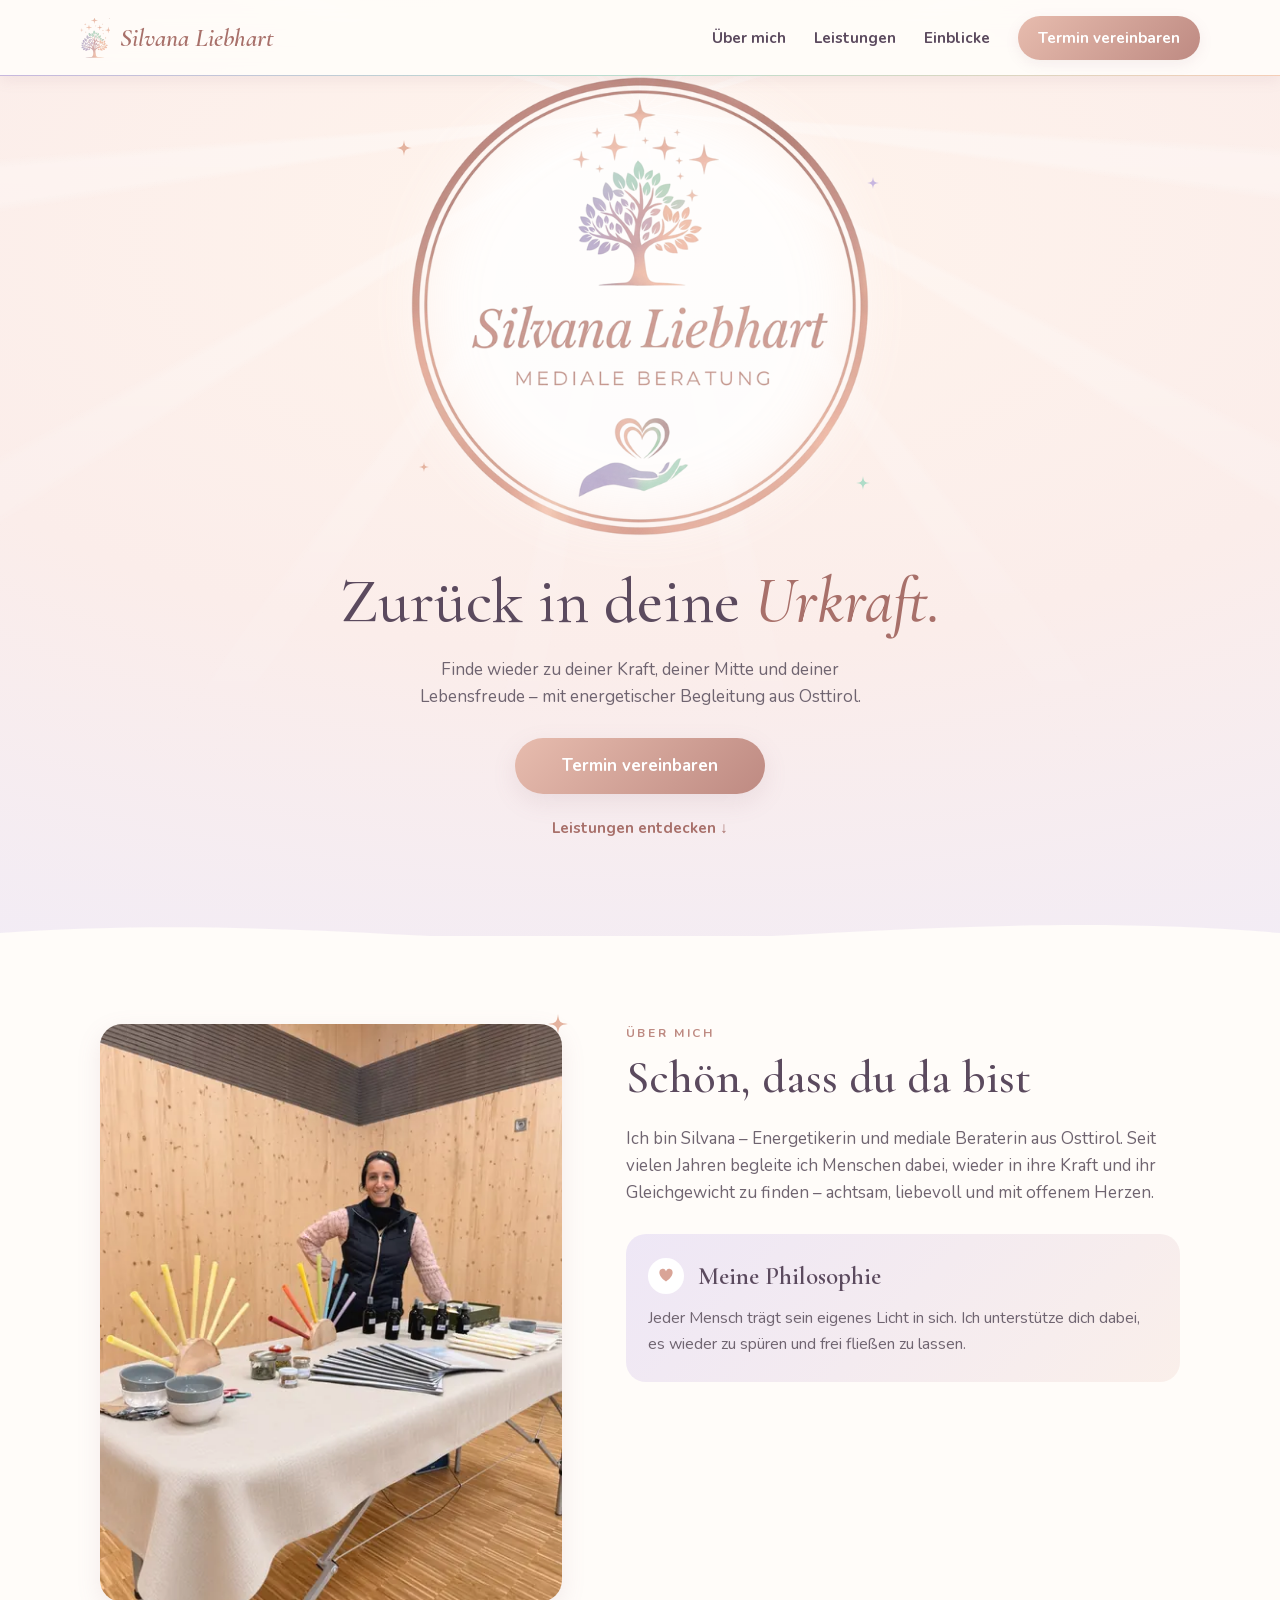
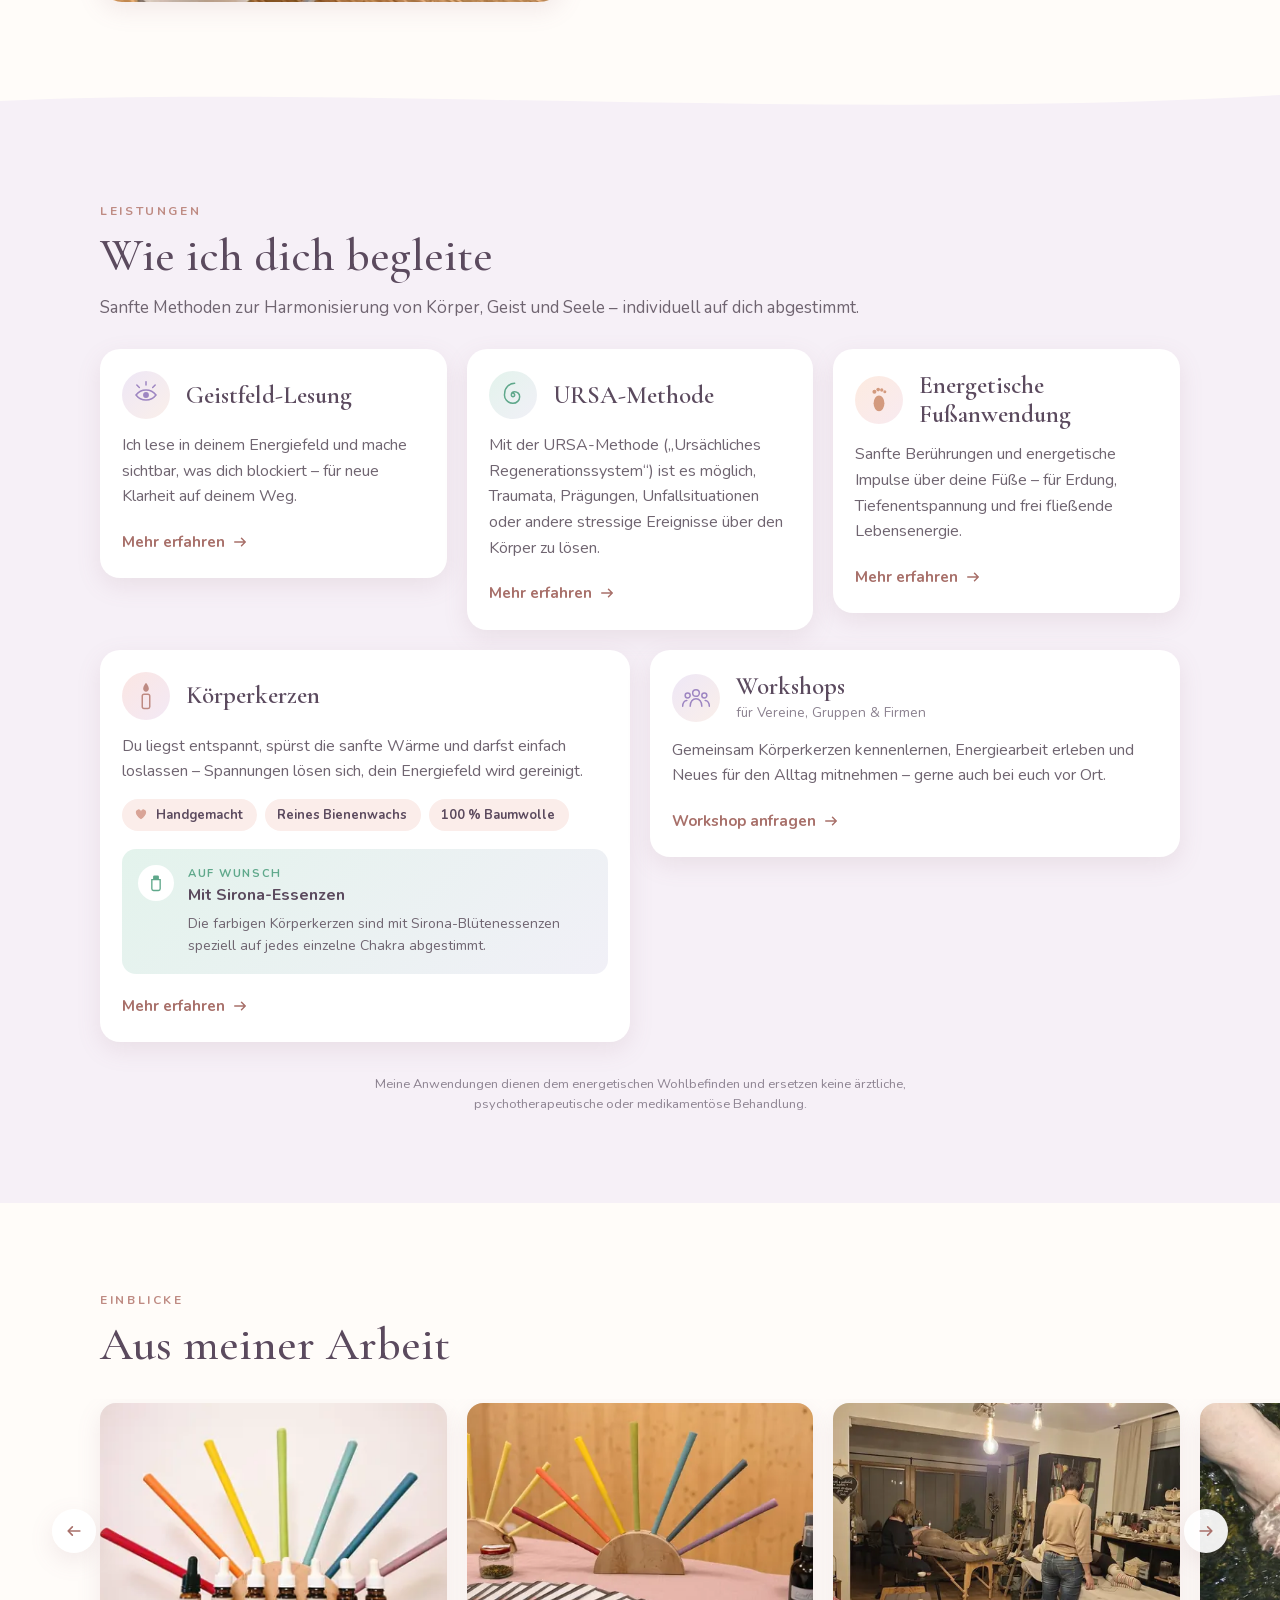
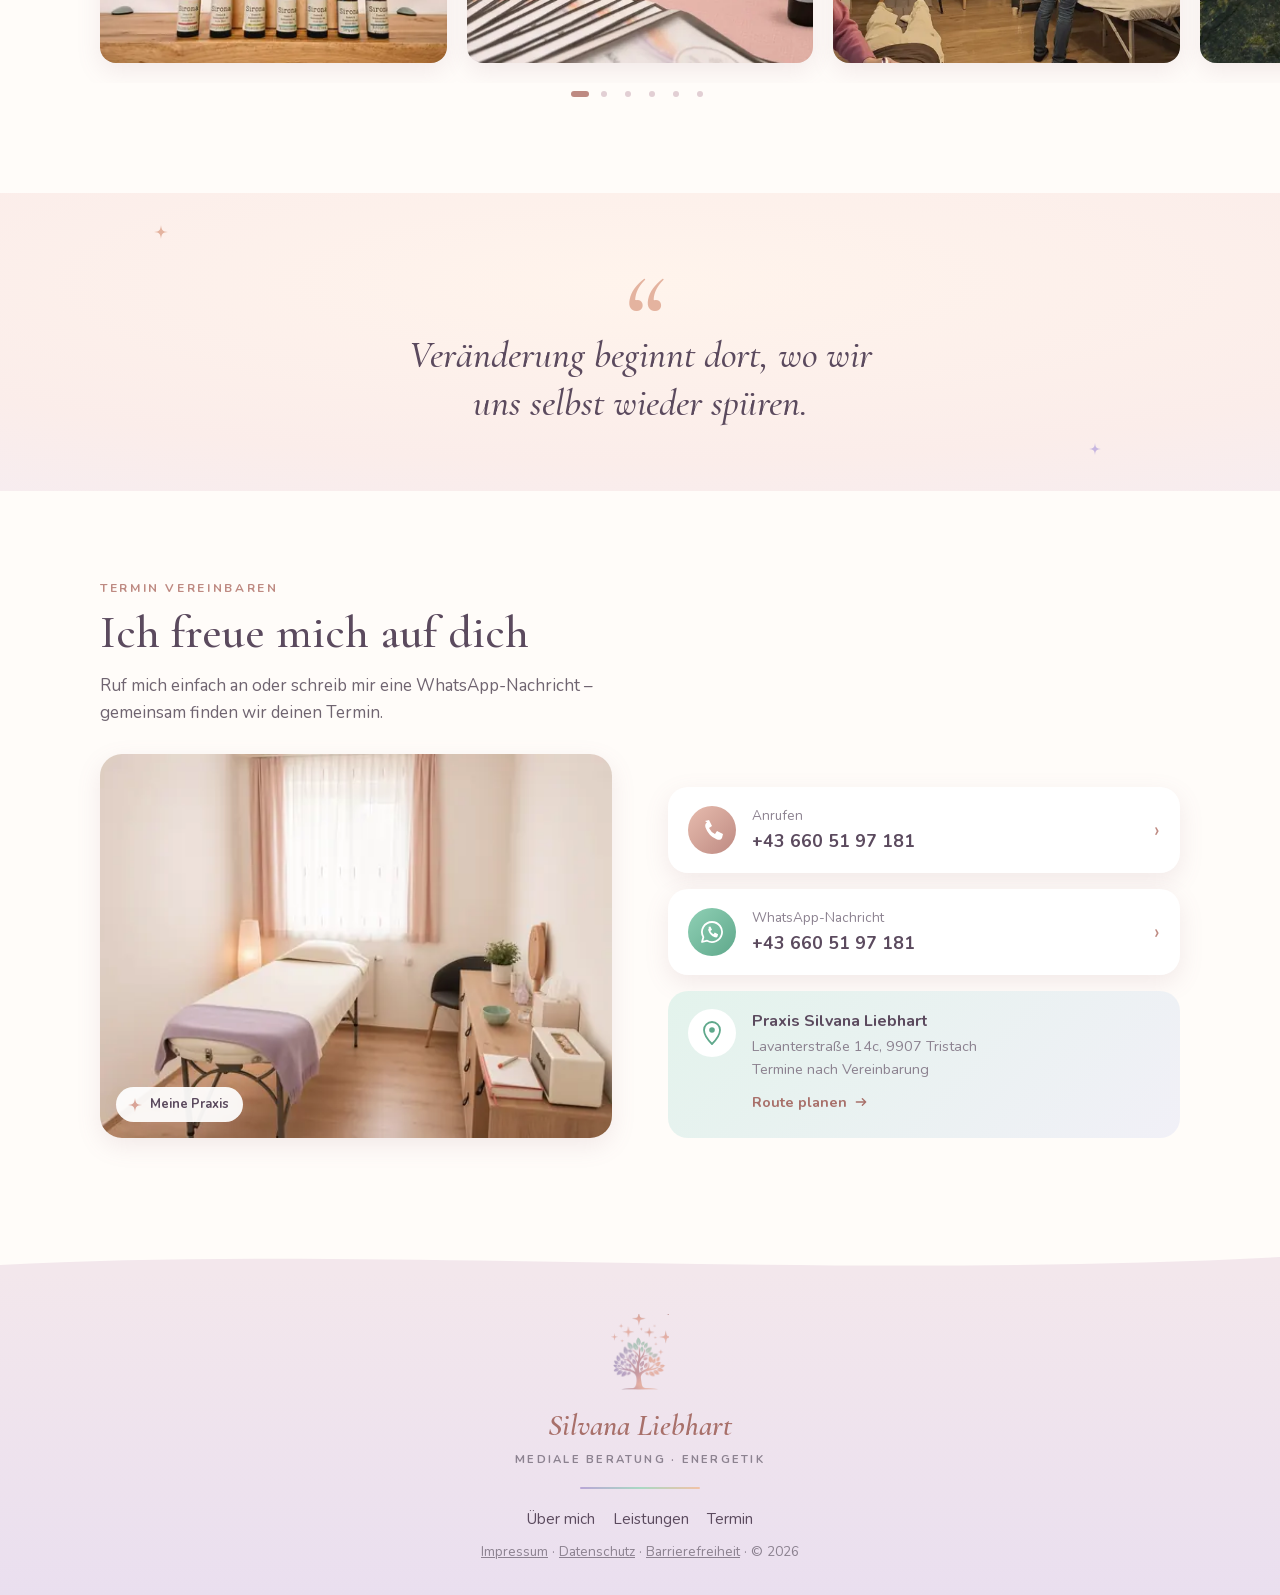
<file: index.html>
<!DOCTYPE html>
<html lang="de" class="no-js">
<head>
  <meta charset="utf-8">
  <meta name="viewport" content="width=device-width, initial-scale=1, viewport-fit=cover">
  <title>Energetikerin in Lienz &amp; Osttirol – Silvana Liebhart, Tristach</title>
  <meta name="description" content="Energetikerin in Tristach bei Lienz (Osttirol): Geistfeld-Lesung, URSA-Methode, Fußanwendung, Körperkerzen &amp; Workshops. Termin per Telefon oder WhatsApp.">
  <meta name="theme-color" content="#FFFCF9">
  <link rel="canonical" href="https://www.silvana-energetik.at/">

  <meta property="og:type" content="website">
  <meta property="og:locale" content="de_AT">
  <meta property="og:site_name" content="Silvana Liebhart – Energetik &amp; mediale Beratung">
  <meta property="og:title" content="Energetikerin in Lienz &amp; Osttirol – Silvana Liebhart">
  <meta property="og:description" content="Sanfte Begleitung für Körper, Geist und Seele in Tristach bei Lienz, Osttirol.">
  <meta property="og:url" content="https://www.silvana-energetik.at/">
  <meta property="og:image" content="https://www.silvana-energetik.at/assets/img/og-image.jpg">

  <link rel="icon" type="image/png" sizes="32x32" href="assets/img/favicon-32.png">
  <link rel="icon" type="image/png" sizes="192x192" href="assets/img/icon-192.png">
  <link rel="apple-touch-icon" href="assets/img/apple-touch-icon.png">

  <link rel="preload" href="assets/fonts/cormorant-garamond.woff2" as="font" type="font/woff2" crossorigin>
  <link rel="preload" href="assets/fonts/nunito.woff2" as="font" type="font/woff2" crossorigin>
  <link rel="stylesheet" href="css/style.css">

  <script>document.documentElement.classList.replace('no-js', 'js');</script>
  <script src="js/main.js" defer></script>

  <script type="application/ld+json">
  {
    "@context": "https://schema.org",
    "@graph": [
      {
        "@type": "LocalBusiness",
        "@id": "https://www.silvana-energetik.at/#praxis",
        "name": "Silvana Liebhart – Energetik & mediale Beratung",
        "description": "Humanenergetikerin in Tristach bei Lienz (Osttirol): Geistfeld-Lesung, URSA-Methode, energetische Fußanwendung, Körperkerzen und Workshops für Gruppen.",
        "url": "https://www.silvana-energetik.at/",
        "logo": "https://www.silvana-energetik.at/assets/img/logo.webp",
        "image": [
          "https://www.silvana-energetik.at/assets/img/og-image.jpg",
          "https://www.silvana-energetik.at/assets/img/behandlungsraum-stark-1152.webp"
        ],
        "telephone": "+436605197181",
        "email": "silvana.energetik@gmail.com",
        "priceRange": "40–145 €",
        "currenciesAccepted": "EUR",
        "address": {
          "@type": "PostalAddress",
          "streetAddress": "Lavanterstraße 14c",
          "postalCode": "9907",
          "addressLocality": "Tristach",
          "addressRegion": "Tirol",
          "addressCountry": "AT"
        },
        "geo": { "@type": "GeoCoordinates", "latitude": 46.8206628, "longitude": 12.7830422 },
        "hasMap": "https://www.google.com/maps/search/?api=1&query=Lavanterstra%C3%9Fe+14c%2C+9907+Tristach",
        "areaServed": [
          { "@type": "City", "name": "Lienz" },
          { "@type": "City", "name": "Tristach" },
          { "@type": "AdministrativeArea", "name": "Osttirol" }
        ],
        "founder": { "@id": "https://www.silvana-energetik.at/#silvana" },
        "hasOfferCatalog": {
          "@type": "OfferCatalog",
          "name": "Energetische Anwendungen",
          "itemListElement": [
            { "@type": "Offer", "name": "Geistfeld-Lesung (30 Minuten)", "price": "60", "priceCurrency": "EUR", "itemOffered": { "@type": "Service", "name": "Geistfeld-Lesung" } },
            { "@type": "Offer", "name": "Geistfeld-Lesung mit anschließender energetischer Anwendung (60–75 Minuten)", "price": "130", "priceCurrency": "EUR", "itemOffered": { "@type": "Service", "name": "Geistfeld-Lesung mit energetischer Anwendung" } },
            { "@type": "Offer", "name": "URSA-Methode (60 Minuten)", "price": "90", "priceCurrency": "EUR", "itemOffered": { "@type": "Service", "name": "URSA-Methode" } },
            { "@type": "Offer", "name": "Energetische Fußanwendung für Erwachsene (40 Minuten)", "price": "60", "priceCurrency": "EUR", "itemOffered": { "@type": "Service", "name": "Energetische Fußanwendung" } },
            { "@type": "Offer", "name": "Energetische Fußanwendung für Kinder (30 Minuten)", "price": "40", "priceCurrency": "EUR", "itemOffered": { "@type": "Service", "name": "Energetische Fußanwendung für Kinder" } },
            { "@type": "Offer", "name": "Körperkerzen-Anwendung inkl. 1 Körperkerze (40 Minuten)", "price": "60", "priceCurrency": "EUR", "itemOffered": { "@type": "Service", "name": "Körperkerzen-Anwendung" } },
            { "@type": "Offer", "name": "Jede weitere Körperkerze", "price": "15", "priceCurrency": "EUR", "itemOffered": { "@type": "Product", "name": "Handgerollte Körperkerze aus Bienenwachs" } },
            { "@type": "Offer", "name": "Chakra-Reinigung (90 Minuten)", "price": "145", "priceCurrency": "EUR", "itemOffered": { "@type": "Service", "name": "Chakra-Reinigung mit Körperkerzen" } },
            { "@type": "Offer", "name": "Workshops für Vereine, Gruppen & Firmen", "itemOffered": { "@type": "Service", "name": "Workshop Körperkerzen & Energiearbeit" } }
          ]
        }
      },
      {
        "@type": "Person",
        "@id": "https://www.silvana-energetik.at/#silvana",
        "name": "Silvana Liebhart",
        "jobTitle": "Humanenergetikerin",
        "worksFor": { "@id": "https://www.silvana-energetik.at/#praxis" },
        "memberOf": { "@type": "Organization", "name": "Wirtschaftskammer Tirol – Berufsgruppe Humanenergetik" }
      },
      {
        "@type": "WebSite",
        "@id": "https://www.silvana-energetik.at/#website",
        "url": "https://www.silvana-energetik.at/",
        "name": "Silvana Liebhart – Energetik & mediale Beratung",
        "inLanguage": "de-AT",
        "publisher": { "@id": "https://www.silvana-energetik.at/#praxis" }
      }
    ]
  }
  </script>
</head>
<body>
  <!-- Icon-Sprite -->
  <svg class="sprite" aria-hidden="true" focusable="false">
    <symbol id="i-star" viewBox="-10 -10 20 20"><path d="M0-10C1-2 2-1 10 0 2 1 1 2 0 10-1 2-2 1-10 0-2-1-1-2 0-10Z"/></symbol>
    <symbol id="i-phone" viewBox="-12 -12 24 24"><path d="M-7-9l4-1 3 6-3 2a12 12 0 0 0 6 6l2-3 6 3-1 4c-1 2-3 2-5 1.5A20 20 0 0 1-6.5-2.5c-.5-2-.5-4 1.5-5z" fill="currentColor"/></symbol>
    <symbol id="i-whatsapp" viewBox="-12 -12 24 24"><path d="M0-10a10 10 0 0 0-8.6 15.1L-10 10l5.1-1.3A10 10 0 1 0 0-10z" fill="none" stroke="currentColor" stroke-width="1.8" stroke-linejoin="round"/><path transform="scale(.55)" d="M-7-9l4-1 3 6-3 2a12 12 0 0 0 6 6l2-3 6 3-1 4c-1 2-3 2-5 1.5A20 20 0 0 1-6.5-2.5c-.5-2-.5-4 1.5-5z" fill="currentColor"/></symbol>
    <symbol id="i-pin" viewBox="-12 -12 24 24"><path d="M0-11a8 8 0 0 1 8 8c0 6-8 14-8 14s-8-8-8-14a8 8 0 0 1 8-8z" fill="none" stroke="currentColor" stroke-width="1.8"/><circle cy="-3" r="2.8" fill="currentColor"/></symbol>
    <symbol id="i-heart" viewBox="-10 -10 20 20"><path d="M0 6C-9 0-9-7-4-8c2-.5 3.5 1 4 3 .5-2 2-3.5 4-3 5 1 5 8-4 14z" fill="currentColor"/></symbol>
    <symbol id="i-eye" viewBox="-18 -18 36 36"><g fill="none" stroke="currentColor" stroke-width="1.8" stroke-linecap="round"><path d="M-12 0C-6-8 6-8 12 0 6 8-6 8-12 0Z"/><line y1="-16" y2="-12"/><line x1="-11" y1="-12" x2="-8" y2="-9"/><line x1="11" y1="-12" x2="8" y2="-9"/></g><circle r="3.5" fill="currentColor"/></symbol>
    <symbol id="i-spiral" viewBox="-18 -18 36 36"><path d="M0-2a2 2 0 1 1-2 2 4 4 0 0 1 4-4 6 6 0 0 1 6 6 8 8 0 0 1-8 8A10 10 0 0 1-10-2 12 12 0 0 1 2-14" fill="none" stroke="currentColor" stroke-width="1.8" stroke-linecap="round"/></symbol>
    <symbol id="i-foot" viewBox="-18 -18 36 36"><g fill="currentColor"><ellipse cy="4" rx="6.5" ry="9.5"/><circle cx="-5.5" cy="-10" r="2.4"/><circle cx="-1" cy="-12.5" r="2.2"/><circle cx="3.3" cy="-12" r="2"/><circle cx="7" cy="-9.8" r="1.8"/></g></symbol>
    <symbol id="i-candle" viewBox="-18 -18 36 36"><rect x="-4.5" y="-2" width="9" height="17" rx="2" fill="none" stroke="currentColor" stroke-width="1.8"/><path d="M0-16c5 6 4 10 0 11-4-1-5-5 0-11z" fill="currentColor"/></symbol>
    <symbol id="i-group" viewBox="-18 -18 36 36"><g fill="none" stroke="currentColor" stroke-width="1.8" stroke-linecap="round"><circle cy="-6" r="4"/><path d="M-7 10c0-6 3-9 7-9s7 3 7 9"/><circle cx="-10" cy="-3" r="3"/><path d="M-16 10c0-4 2-7 5-7"/><circle cx="10" cy="-3" r="3"/><path d="M16 10c0-4-2-7-5-7"/></g></symbol>
    <symbol id="i-drop" viewBox="-12 -12 24 24"><rect x="-3.5" y="-9" width="7" height="5" rx="1.5" fill="currentColor"/><path d="M-5-4H5V7a2 2 0 0 1-2 2h-6a2 2 0 0 1-2-2z" fill="none" stroke="currentColor" stroke-width="1.6"/></symbol>
    <symbol id="i-arrow" viewBox="0 0 24 24"><path d="M5 12h14m-5-5 5 5-5 5" fill="none" stroke="currentColor" stroke-width="2" stroke-linecap="round" stroke-linejoin="round"/></symbol>
  </svg>

  <a class="skip-link" href="#inhalt">Zum Inhalt springen</a>

  <!-- ===== Header: oben unsichtbar, beim Scrollen kompakte Leiste ===== -->
  <header class="site-header" id="site-header">
    <div class="site-header__inner">
      <a class="brand" href="#start" aria-label="Silvana Liebhart – zum Seitenanfang">
        <img src="assets/img/logo-baum.png" width="30" height="40" alt="">
        <span>Silvana Liebhart</span>
      </a>
      <nav class="nav-desktop" aria-label="Hauptnavigation">
        <a href="#ueber-mich">Über mich</a>
        <a href="#leistungen">Leistungen</a>
        <a href="#einblicke">Einblicke</a>
        <a href="#termin" class="nav-desktop__cta">Termin vereinbaren</a>
      </nav>
      <a class="header-call" href="tel:+436605197181" aria-label="Silvana anrufen">
        <svg width="20" height="20"><use href="#i-phone"/></svg>
      </a>
      <button class="menu-toggle" type="button" aria-controls="menu" aria-expanded="false" aria-label="Menü öffnen">
        <span></span><span></span><span></span>
      </button>
    </div>
  </header>

  <!-- ===== Menü-Overlay (mobil) ===== -->
  <div class="menu" id="menu" aria-hidden="true">
    <div class="menu__top">
      <a class="brand brand--visible" href="#start">
        <img src="assets/img/logo-baum.png" width="30" height="40" alt="">
        <span>Silvana Liebhart</span>
      </a>
      <button class="menu-close" type="button" aria-label="Menü schließen">
        <svg width="22" height="22" viewBox="0 0 22 22"><path d="M2 2l18 18M20 2 2 20" stroke="currentColor" stroke-width="2" stroke-linecap="round"/></svg>
      </button>
    </div>
    <nav class="menu__nav" aria-label="Menü">
      <a href="#ueber-mich"><svg class="star star--rose"><use href="#i-star"/></svg>Über mich</a>
      <a href="#leistungen"><svg class="star star--lav"><use href="#i-star"/></svg>Leistungen</a>
      <a href="#einblicke"><svg class="star star--mint"><use href="#i-star"/></svg>Einblicke</a>
      <a href="#termin"><svg class="star star--rose"><use href="#i-star"/></svg>Termin</a>
    </nav>
    <div class="menu__actions">
      <a class="btn btn--primary" href="tel:+436605197181">Jetzt anrufen</a>
      <a class="btn btn--outline" href="https://wa.me/436605197181" target="_blank" rel="noopener">WhatsApp-Nachricht</a>
    </div>
    <p class="menu__address">Lavanterstraße 14c, 9907 Tristach<br>Termine nach Vereinbarung</p>
    <img class="menu__tree" src="assets/img/logo-baum.webp" width="60" height="79" alt="">
  </div>

  <main id="inhalt">
    <!-- ===== HERO ===== -->
    <section class="hero" id="start">
      <div class="hero__rays" aria-hidden="true"></div>
      <div class="hero__inner">
        <div class="hero__logo-wrap">
          <img class="hero__logo" id="hero-logo"
               src="assets/img/logo.webp" srcset="assets/img/logo-600.webp 600w, assets/img/logo.webp 900w"
               sizes="(min-width: 960px) 460px, 86vw" width="900" height="900"
               alt="Logo Silvana Liebhart – Mediale Beratung">
          <svg class="star star--rose hero__star hero__star--1" aria-hidden="true"><use href="#i-star"/></svg>
          <svg class="star star--lav hero__star hero__star--2" aria-hidden="true"><use href="#i-star"/></svg>
          <svg class="star star--mint hero__star hero__star--3" aria-hidden="true"><use href="#i-star"/></svg>
          <svg class="star star--rose hero__star hero__star--4" aria-hidden="true"><use href="#i-star"/></svg>
        </div>
        <h1 class="hero__title">Zurück in deine <em>Urkraft.</em></h1>
        <p class="hero__text">Finde wieder zu deiner Kraft, deiner Mitte und deiner Lebensfreude – mit energetischer Begleitung aus Osttirol.</p>
        <a class="btn btn--primary btn--large" href="#termin">Termin vereinbaren</a>
        <a class="hero__more" href="#leistungen">Leistungen entdecken <span aria-hidden="true">↓</span></a>
      </div>
      <svg class="wave" viewBox="0 0 390 24" preserveAspectRatio="none" aria-hidden="true"><path d="M0 20C90 0 150 40 220 26S340 6 390 20V24H0Z"/></svg>
    </section>

    <!-- ===== ÜBER MICH ===== -->
    <section class="section about" id="ueber-mich">
      <div class="container about__grid">
        <header class="about__head">
          <p class="eyebrow">Über mich</p>
          <h2>Schön, dass du da bist</h2>
        </header>
        <div class="about__media reveal">
          <img src="assets/img/silvana-workshop-480.webp"
               srcset="assets/img/silvana-workshop-480.webp 480w, assets/img/silvana-workshop-864.webp 864w"
               sizes="(min-width: 960px) 440px, calc(100vw - 48px)" width="864" height="1152" loading="lazy"
               alt="Silvana Liebhart lächelnd an einem Tisch mit Körperkerzen und Essenzen bei einem Workshop">
          <svg class="star star--rose about__star" aria-hidden="true"><use href="#i-star"/></svg>
        </div>
        <div class="about__content">
          <p class="lead">Ich bin Silvana – Energetikerin und mediale Beraterin aus Osttirol. Seit vielen Jahren begleite ich Menschen dabei, wieder in ihre Kraft und ihr Gleichgewicht zu finden – achtsam, liebevoll und mit offenem Herzen.</p>

          <div class="philosophy reveal">
            <div class="philosophy__head">
              <span class="icon-bubble icon-bubble--white"><svg width="18" height="18" class="text-rose"><use href="#i-heart"/></svg></span>
              <h3>Meine Philosophie</h3>
            </div>
            <p>Jeder Mensch trägt sein eigenes Licht in sich. Ich unterstütze dich dabei, es wieder zu spüren und frei fließen zu lassen.</p>
          </div>
        </div>
      </div>
    </section>

    <!-- ===== LEISTUNGEN ===== -->
    <section class="section services" id="leistungen">
      <svg class="wave wave--top" viewBox="0 0 390 24" preserveAspectRatio="none" aria-hidden="true"><path d="M0 24V10C100-6 260 30 390 4V24Z"/></svg>
      <div class="container">
        <header class="section__head">
          <p class="eyebrow">Leistungen</p>
          <h2>Wie ich dich begleite</h2>
          <p class="lead">Sanfte Methoden zur Harmonisierung von Körper, Geist und Seele – individuell auf dich abgestimmt.</p>
        </header>

        <div class="cards">
          <article class="card card--compact reveal">
            <div class="card__head">
              <span class="icon-bubble icon-bubble--lav"><svg width="30" height="30"><use href="#i-eye"/></svg></span>
              <div>
                <h3>Geistfeld-Lesung</h3>
              </div>
            </div>
            <p>Ich lese in deinem Energiefeld und mache sichtbar, was dich blockiert – für neue Klarheit auf deinem Weg.</p>
            <details class="card__more">
              <summary>Mehr erfahren <svg width="18" height="18"><use href="#i-arrow"/></svg></summary>
              <div class="card__details">
                <p class="card__tagline">„Antworten aus deinem feinstofflichen Energiefeld empfangen.“</p>
                <p>In unserem Geistfeld (auch Aura oder morphisches Feld genannt) sind alle Informationen, Erfahrungen und Potenziale unseres Lebens gespeichert. Beim Geistfeld-Lesen verbinden wir uns mit dieser Ebene, um unbewusste Blockaden, Verhaltensmuster oder offene Lebensfragen sichtbar zu machen.</p>
                <p>Du erhältst wertvolle Impulse und Antworten, die dir helfen, deinen aktuellen Lebensweg klarer zu verstehen und neue Schritte voller Selbstvertrauen zu gehen.</p>
                <div class="ideal ideal--lav">
                  <p class="ideal__label">Ideal bei</p>
                  <p>Entscheidungsfragen, wiederkehrenden Lebensmustern, der Suche nach der eigenen Lebensvision oder dem Wunsch nach tieferer Selbsterkenntnis.</p>
                </div>
                <div class="prices">
                  <p class="prices__label">Preise</p>
                  <ul>
                    <li><span class="prices__item">Geistfeld-Lesung<small>30 Minuten</small></span><span class="prices__price">60&nbsp;€</span></li>
                    <li><span class="prices__item">Lesung mit anschließender energetischer Anwendung<small>60–75 Minuten</small></span><span class="prices__price">130&nbsp;€</span></li>
                  </ul>
                </div>
              </div>
            </details>
          </article>

          <article class="card card--compact reveal">
            <div class="card__head">
              <span class="icon-bubble icon-bubble--mint"><svg width="30" height="30"><use href="#i-spiral"/></svg></span>
              <div>
                <h3>URSA-Methode</h3>
              </div>
            </div>
            <p>Mit der URSA-Methode („Ursächliches Regenerationssystem“) ist es möglich, Traumata, Prägungen, Unfallsituationen oder andere stressige Ereignisse über den Körper zu lösen.</p>
            <details class="card__more">
              <summary>Mehr erfahren <svg width="18" height="18"><use href="#i-arrow"/></svg></summary>
              <div class="card__details">
                <p class="card__tagline">„Aktivierung deiner Selbstheilungskräfte und Neuausrichtung.“</p>
                <p>Die URSA-Methode ist ein ganzheitlicher energetischer Ansatz, der darauf abzielt, die ursprüngliche Ordnung im feinstofflichen System wiederherzustellen. Durch die gezielte Arbeit an den Ursachen von energetischen Schieflagen – statt nur an den Symptomen – werden deine Selbstheilungskräfte auf allen Ebenen aktiviert.</p>
                <p>Die Methode unterstützt dich dabei, alte Muster loszulassen und in deine volle Lebenskraft und innere Mitte zurückzufinden.</p>
                <div class="ideal ideal--mint">
                  <p class="ideal__label">Ideal bei</p>
                  <p>Tief sitzenden energetischen Blockaden, in Transformationsprozessen und dem Wunsch nach mehr innerem Gleichgewicht.</p>
                </div>
                <div class="prices">
                  <p class="prices__label">Preis</p>
                  <ul>
                    <li><span class="prices__item">URSA-Anwendung<small>60 Minuten</small></span><span class="prices__price">90&nbsp;€</span></li>
                  </ul>
                </div>
              </div>
            </details>
          </article>

          <article class="card card--compact reveal">
            <div class="card__head">
              <span class="icon-bubble icon-bubble--peach"><svg width="30" height="30"><use href="#i-foot"/></svg></span>
              <div>
                <h3>Energetische Fußanwendung</h3>
              </div>
            </div>
            <p>Sanfte Berührungen und energetische Impulse über deine Füße – für Erdung, Tiefenentspannung und frei fließende Lebensenergie.</p>
            <details class="card__more">
              <summary>Mehr erfahren <svg width="18" height="18"><use href="#i-arrow"/></svg></summary>
              <div class="card__details">
                <p class="card__tagline">„Erdung, Tiefenentspannung und der Fluss deiner Lebensenergie.“</p>
                <p>Unsere Füße tragen uns durch das gesamte Leben – sie sind unser Fundament und spiegeln unser ganzes System wider. Bei der energetischen Fußanwendung werden durch sanfte Berührungen und gezielte energetische Impulse die Energiebahnen deines Körpers harmonisiert.</p>
                <p>Blockaden im Energiefluss können sich sanft lösen, sodass ein Gefühl von tiefem Zur-Ruhe-Kommen, Klarheit und Leichtigkeit entsteht.</p>
                <div class="ideal ideal--peach">
                  <p class="ideal__label">Ideal bei</p>
                  <p>Stress, Überlastung, dem Gefühl von Entwurzelung und dem Wunsch nach tiefer körperlicher und geistiger Entspannung.</p>
                </div>
                <div class="prices">
                  <p class="prices__label">Preise</p>
                  <ul>
                    <li><span class="prices__item">Erwachsene<small>40 Minuten</small></span><span class="prices__price">60&nbsp;€</span></li>
                    <li><span class="prices__item">Kinder<small>30 Minuten</small></span><span class="prices__price">40&nbsp;€</span></li>
                  </ul>
                </div>
              </div>
            </details>
          </article>

          <article class="card card--compact reveal">
            <div class="card__head">
              <span class="icon-bubble icon-bubble--rose-soft"><svg width="30" height="30"><use href="#i-candle"/></svg></span>
              <div>
                <h3>Körperkerzen</h3>
              </div>
            </div>
            <p>Du liegst entspannt, spürst die sanfte Wärme und darfst einfach loslassen – Spannungen lösen sich, dein Energiefeld wird gereinigt.</p>
            <ul class="pills" aria-label="Merkmale der Körperkerzen">
              <li class="pill"><svg width="14" height="14" class="text-rose"><use href="#i-heart"/></svg>Handgemacht</li>
              <li class="pill">Reines Bienenwachs</li>
              <li class="pill">100 % Baumwolle</li>
            </ul>
            <div class="note">
              <span class="icon-bubble icon-bubble--white icon-bubble--sm"><svg width="20" height="20" class="text-mint"><use href="#i-drop"/></svg></span>
              <div>
                <p class="note__label">Auf Wunsch</p>
                <p class="note__title">Mit Sirona-Essenzen</p>
                <p class="note__text">Die farbigen Körperkerzen sind mit Sirona-Blütenessenzen speziell auf jedes einzelne Chakra abgestimmt.</p>
              </div>
            </div>
            <details class="card__more">
              <summary>Mehr erfahren <svg width="18" height="18"><use href="#i-arrow"/></svg></summary>
              <div class="card__details">
                <p class="card__tagline">„Sanfte Reinigung und Befreiung von energetischem Ballast.“</p>
                <p>Körperkerzen sind ein traditionelles, kraftvolles Werkzeug zur energetischen Reinigung und Harmonisierung. Durch das Abbrennen der speziell gefertigten Kerze entsteht ein leichter Unterdruck (Kamineffekt), gepaart mit wohltuender Wärme.</p>
                <p>Dies unterstützt den Körper dabei, angestaute Emotionen, energetische Verdichtungen und verbrauchte Energien auf sanfte Weise abzutransportieren. Ein wohltuendes Ritual für Körper, Geist und Seele.</p>
                <p>Wo am Körper ich die Kerzen anwende und welche Farbe ich wähle, richtet sich nach deinem Thema – so ist jede Anwendung individuell auf dich abgestimmt.</p>
                <div class="ideal ideal--rose">
                  <p class="ideal__label">Ideal bei</p>
                  <p>Energetischen Blockaden, emotionalem Druck, nach anstrengenden Lebensphasen oder dem Wunsch nach tiefer energetischer Klärung.</p>
                </div>
                <div class="prices">
                  <p class="prices__label">Preise</p>
                  <ul>
                    <li><span class="prices__item">Körperkerzen-Anwendung<small>40 Minuten · inkl. 1 Körperkerze</small></span><span class="prices__price">60&nbsp;€</span></li>
                    <li><span class="prices__item">Jede weitere Körperkerze</span><span class="prices__price">15&nbsp;€</span></li>
                    <li><span class="prices__item">Chakra-Reinigung<small>90 Minuten</small></span><span class="prices__price">145&nbsp;€</span></li>
                  </ul>
                </div>
              </div>
            </details>
          </article>

          <article class="card card--compact reveal">
            <div class="card__head">
              <span class="icon-bubble icon-bubble--lav"><svg width="30" height="30"><use href="#i-group"/></svg></span>
              <div>
                <h3>Workshops</h3>
                <p class="card__meta">für Vereine, Gruppen &amp; Firmen</p>
              </div>
            </div>
            <p>Gemeinsam Körperkerzen kennenlernen, Energiearbeit erleben und Neues für den Alltag mitnehmen – gerne auch bei euch vor Ort.</p>
            <a class="card__link" href="https://wa.me/436605197181?text=Hallo%20Silvana%2C%20ich%20interessiere%20mich%20f%C3%BCr%20einen%20Workshop." target="_blank" rel="noopener">Workshop anfragen <svg width="18" height="18"><use href="#i-arrow"/></svg></a>
          </article>
        </div>

        <p class="disclaimer">Meine Anwendungen dienen dem energetischen Wohlbefinden und ersetzen keine ärztliche, psychotherapeutische oder medikamentöse Behandlung.</p>
      </div>
    </section>

    <!-- ===== EINBLICKE ===== -->
    <section class="section gallery" id="einblicke">
      <div class="container">
        <header class="section__head">
          <p class="eyebrow">Einblicke</p>
          <h2>Aus meiner Arbeit</h2>
        </header>
      </div>
      <div class="gallery__carousel" id="gallery" aria-roledescription="Karussell" aria-label="Fotos aus meiner Arbeit">
      <button class="gallery__nav gallery__nav--prev" type="button" aria-label="Vorheriges Bild">
        <svg width="20" height="20"><use href="#i-arrow"/></svg>
      </button>
      <button class="gallery__nav gallery__nav--next" type="button" aria-label="Nächstes Bild">
        <svg width="20" height="20"><use href="#i-arrow"/></svg>
      </button>
      <div class="gallery__track" id="gallery-track">
        <button class="gallery__item" type="button" data-full="assets/img/koerperkerzen-sirona-1280.webp">
          <img src="assets/img/koerperkerzen-sirona-480.webp" width="480" height="270" loading="lazy" alt="Fächer aus bunten, handgemachten Körperkerzen mit sieben Sirona-Essenzen davor">
        </button>
        <button class="gallery__item" type="button" data-full="assets/img/workshop-koerperkerzen-864.webp">
          <img src="assets/img/workshop-koerperkerzen-480.webp" width="480" height="640" loading="lazy" alt="Bunte Körperkerzen in Holzhaltern und das Körperkerzen-Handbuch auf einem Workshop-Tisch mit rosa Leinendecke">
        </button>
        <button class="gallery__item" type="button" data-full="assets/img/workshop-gruppe-864.webp">
          <img src="assets/img/workshop-gruppe-480.webp" width="480" height="640" loading="lazy" alt="Workshop in einem gemütlichen Raum: Teilnehmerinnen wenden an mehreren Liegen gegenseitig Körperkerzen und Fußanwendungen an">
        </button>
        <button class="gallery__item" type="button" data-full="assets/img/fuesse-im-bach-1152.webp">
          <img src="assets/img/fuesse-im-bach-480.webp" width="480" height="360" loading="lazy" alt="Nackte Füße in einem klaren Bergbach">
        </button>
        <button class="gallery__item" type="button" data-full="assets/img/babyfuesse-864.webp">
          <img src="assets/img/babyfuesse-480.webp" width="480" height="640" loading="lazy" alt="Zwei Hände halten sanft kleine Babyfüße">
        </button>
        <button class="gallery__item" type="button" data-full="assets/img/sprays-864.webp">
          <img src="assets/img/sprays-480.webp" width="480" height="640" loading="lazy" alt="Energiesprays und verpackte Körperkerzen mit Silvana-Liebhart-Etikett">
        </button>
        <button class="gallery__item" type="button" data-full="assets/img/koerperkerze-kind-864.webp">
          <img src="assets/img/koerperkerze-kind-480.webp" width="480" height="640" loading="lazy" alt="Körperkerzen-Anwendung bei einem Kind">
        </button>
        <button class="gallery__item" type="button" data-full="assets/img/kinderfuesse-1152.webp">
          <img src="assets/img/kinderfuesse-480.webp" width="480" height="360" loading="lazy" alt="Fußanwendung an Kinderfüßen auf einer weißen Decke">
        </button>
      </div>
      </div>
      <div class="gallery__dots" id="gallery-dots"></div>
    </section>

    <!-- ===== ZITAT ===== -->
    <section class="quote" aria-label="Zitat">
      <svg class="star star--rose quote__star quote__star--1" aria-hidden="true"><use href="#i-star"/></svg>
      <svg class="star star--lav quote__star quote__star--2" aria-hidden="true"><use href="#i-star"/></svg>
      <figure>
        <blockquote>Veränderung beginnt dort, wo wir uns selbst wieder spüren.</blockquote>
      </figure>
    </section>

    <!-- ===== TERMIN ===== -->
    <section class="section contact" id="termin">
      <div class="container contact__grid">
        <div class="contact__intro">
          <p class="eyebrow">Termin vereinbaren</p>
          <h2>Ich freue mich auf dich</h2>
          <p class="lead">Ruf mich einfach an oder schreib mir eine WhatsApp-Nachricht – gemeinsam finden wir deinen Termin.</p>
          <div class="contact__media reveal">
            <img src="assets/img/behandlungsraum-stark-480.webp"
                 srcset="assets/img/behandlungsraum-stark-480.webp 480w, assets/img/behandlungsraum-stark-960.webp 960w, assets/img/behandlungsraum-stark-1152.webp 1152w"
                 sizes="(min-width: 960px) 480px, calc(100vw - 48px)" width="1152" height="864" loading="lazy"
                 alt="Heller Behandlungsraum mit Liege, starkem Licht und rosa Vorhängen">
            <span class="badge badge--bottom"><svg width="14" height="14" class="text-rose"><use href="#i-star"/></svg>Meine Praxis</span>
          </div>
        </div>

        <div class="contact__cards">
          <a class="contact-card" href="tel:+436605197181">
            <span class="icon-bubble icon-bubble--rose"><svg width="24" height="24"><use href="#i-phone"/></svg></span>
            <span class="contact-card__text">
              <span class="contact-card__label">Anrufen</span>
              <span class="contact-card__value">+43 660 51 97 181</span>
            </span>
            <span class="contact-card__chevron" aria-hidden="true">›</span>
          </a>
          <a class="contact-card" href="https://wa.me/436605197181" target="_blank" rel="noopener">
            <span class="icon-bubble icon-bubble--whatsapp"><svg width="24" height="24"><use href="#i-whatsapp"/></svg></span>
            <span class="contact-card__text">
              <span class="contact-card__label">WhatsApp-Nachricht</span>
              <span class="contact-card__value">+43 660 51 97 181</span>
            </span>
            <span class="contact-card__chevron" aria-hidden="true">›</span>
          </a>
          <div class="contact-card contact-card--address">
            <span class="icon-bubble icon-bubble--white"><svg width="24" height="24" class="text-mint"><use href="#i-pin"/></svg></span>
            <address class="contact-card__text">
              <strong>Praxis Silvana Liebhart</strong>
              <span>Lavanterstraße 14c, 9907 Tristach</span>
              <span>Termine nach Vereinbarung</span>
              <a class="card__link" href="https://www.google.com/maps/search/?api=1&amp;query=Lavanterstra%C3%9Fe+14c%2C+9907+Tristach" target="_blank" rel="noopener">Route planen <svg width="16" height="16"><use href="#i-arrow"/></svg></a>
            </address>
          </div>
        </div>
      </div>
    </section>
  </main>

  <!-- ===== FOOTER ===== -->
  <footer class="site-footer">
    <svg class="wave wave--top" viewBox="0 0 390 24" preserveAspectRatio="none" aria-hidden="true"><path d="M0 24V14C110-6 250 30 390 6V24Z"/></svg>
    <div class="container site-footer__inner">
      <img src="assets/img/logo-baum.webp" width="58" height="76" alt="" loading="lazy">
      <p class="site-footer__name">Silvana Liebhart</p>
      <p class="site-footer__claim">Mediale Beratung · Energetik</p>
      <span class="site-footer__line" aria-hidden="true"></span>
      <nav class="site-footer__nav" aria-label="Fußzeile">
        <a href="#ueber-mich">Über mich</a>
        <a href="#leistungen">Leistungen</a>
        <a href="#termin">Termin</a>
      </nav>
      <p class="site-footer__legal">
        <a href="impressum.html">Impressum</a> · <a href="datenschutz.html">Datenschutz</a> · <a href="barrierefreiheit.html">Barrierefreiheit</a> · © <span id="year">2026</span>
      </p>
    </div>
  </footer>

  <!-- ===== Bild-Großansicht ===== -->
  <dialog class="lightbox" id="lightbox" aria-label="Bild-Großansicht">
    <button class="lightbox__close" type="button" aria-label="Großansicht schließen">
      <svg width="22" height="22" viewBox="0 0 22 22"><path d="M2 2l18 18M20 2 2 20" stroke="currentColor" stroke-width="2" stroke-linecap="round"/></svg>
    </button>
    <img alt="">
  </dialog>
</body>
</html>
</file>
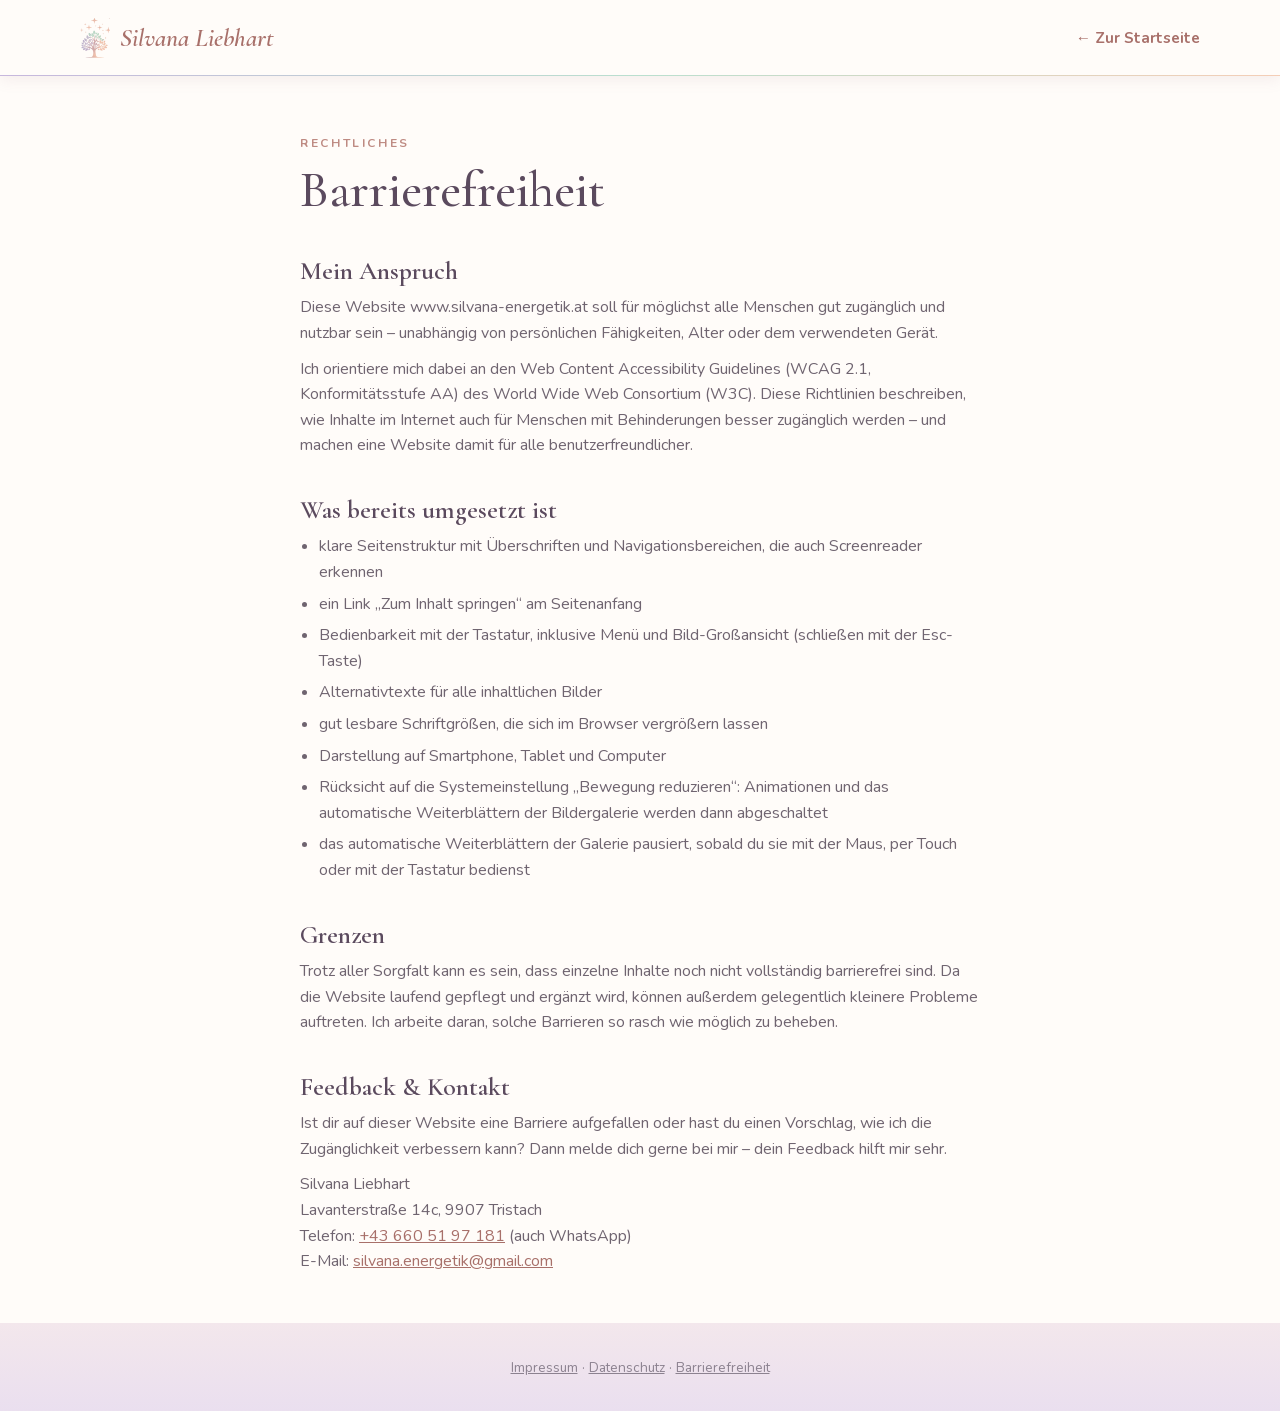
<file: barrierefreiheit.html>
<!DOCTYPE html>
<html lang="de">
<head>
  <meta charset="utf-8">
  <meta name="viewport" content="width=device-width, initial-scale=1, viewport-fit=cover">
  <title>Barrierefreiheit – Silvana Liebhart</title>
  <meta name="robots" content="noindex">
  <link rel="icon" type="image/png" sizes="32x32" href="assets/img/favicon-32.png">
  <link rel="apple-touch-icon" href="assets/img/apple-touch-icon.png">
  <link rel="stylesheet" href="css/style.css">
</head>
<body class="legal-page">
  <header class="site-header is-scrolled">
    <div class="site-header__inner">
      <a class="brand" href="index.html">
        <img src="assets/img/logo-baum.png" width="30" height="40" alt="">
        <span>Silvana Liebhart</span>
      </a>
      <a class="legal-back" href="index.html">← Zur Startseite</a>
    </div>
  </header>

  <main class="legal container">
    <p class="eyebrow">Rechtliches</p>
    <h1>Barrierefreiheit</h1>

    <h2>Mein Anspruch</h2>
    <p>Diese Website www.silvana-energetik.at soll für möglichst alle Menschen gut zugänglich und nutzbar sein – unabhängig von persönlichen Fähigkeiten, Alter oder dem verwendeten Gerät.</p>
    <p>Ich orientiere mich dabei an den Web Content Accessibility Guidelines (WCAG 2.1, Konformitätsstufe AA) des World Wide Web Consortium (W3C). Diese Richtlinien beschreiben, wie Inhalte im Internet auch für Menschen mit Behinderungen besser zugänglich werden – und machen eine Website damit für alle benutzerfreundlicher.</p>

    <h2>Was bereits umgesetzt ist</h2>
    <ul>
      <li>klare Seitenstruktur mit Überschriften und Navigationsbereichen, die auch Screenreader erkennen</li>
      <li>ein Link „Zum Inhalt springen“ am Seitenanfang</li>
      <li>Bedienbarkeit mit der Tastatur, inklusive Menü und Bild-Großansicht (schließen mit der Esc-Taste)</li>
      <li>Alternativtexte für alle inhaltlichen Bilder</li>
      <li>gut lesbare Schriftgrößen, die sich im Browser vergrößern lassen</li>
      <li>Darstellung auf Smartphone, Tablet und Computer</li>
      <li>Rücksicht auf die Systemeinstellung „Bewegung reduzieren“: Animationen und das automatische Weiterblättern der Bildergalerie werden dann abgeschaltet</li>
      <li>das automatische Weiterblättern der Galerie pausiert, sobald du sie mit der Maus, per Touch oder mit der Tastatur bedienst</li>
    </ul>

    <h2>Grenzen</h2>
    <p>Trotz aller Sorgfalt kann es sein, dass einzelne Inhalte noch nicht vollständig barrierefrei sind. Da die Website laufend gepflegt und ergänzt wird, können außerdem gelegentlich kleinere Probleme auftreten. Ich arbeite daran, solche Barrieren so rasch wie möglich zu beheben.</p>

    <h2>Feedback &amp; Kontakt</h2>
    <p>Ist dir auf dieser Website eine Barriere aufgefallen oder hast du einen Vorschlag, wie ich die Zugänglichkeit verbessern kann? Dann melde dich gerne bei mir – dein Feedback hilft mir sehr.</p>
    <p>Silvana Liebhart<br>
      Lavanterstraße 14c, 9907 Tristach<br>
      Telefon: <a href="tel:+436605197181">+43 660 51 97 181</a> (auch WhatsApp)<br>
      E-Mail: <a href="mailto:silvana.energetik@gmail.com">silvana.energetik@gmail.com</a></p>
  </main>

  <footer class="site-footer site-footer--legal">
    <p class="site-footer__legal"><a href="impressum.html">Impressum</a> · <a href="datenschutz.html">Datenschutz</a> · <a href="barrierefreiheit.html">Barrierefreiheit</a></p>
  </footer>
</body>
</html>
</file>
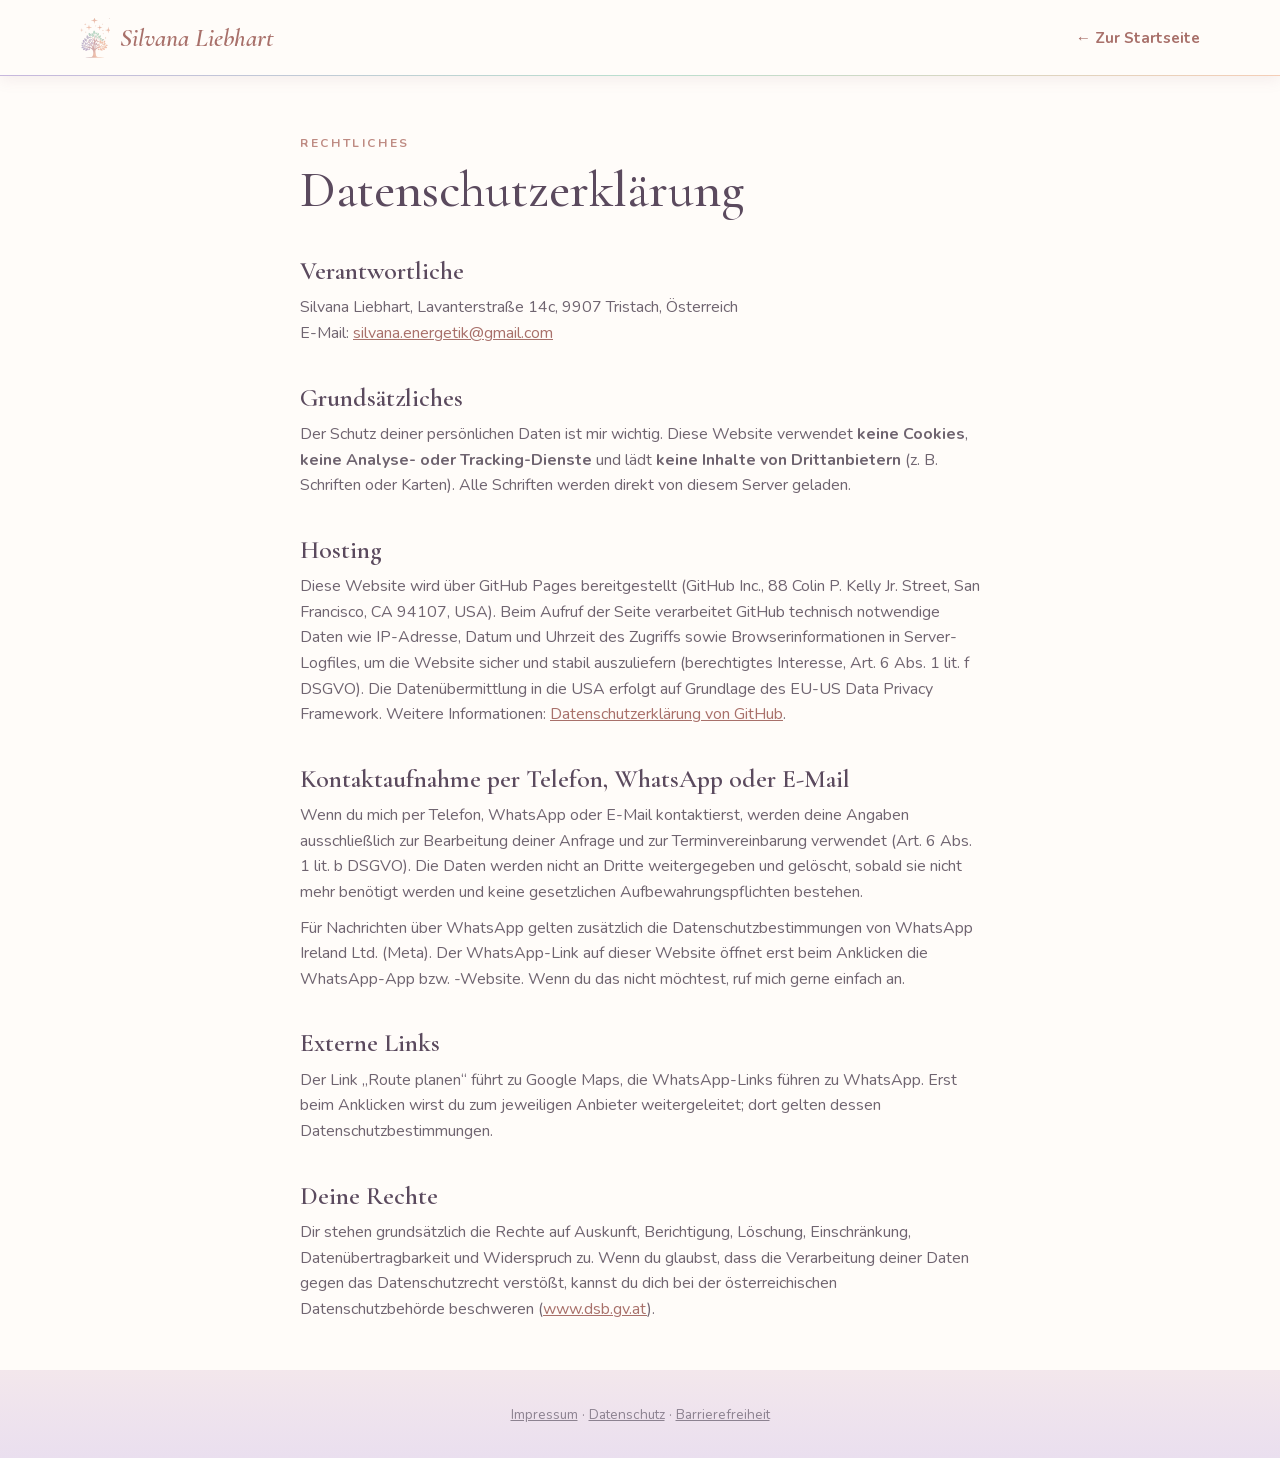
<file: datenschutz.html>
<!DOCTYPE html>
<html lang="de">
<head>
  <meta charset="utf-8">
  <meta name="viewport" content="width=device-width, initial-scale=1, viewport-fit=cover">
  <title>Datenschutz – Silvana Liebhart</title>
  <meta name="robots" content="noindex">
  <link rel="icon" type="image/png" sizes="32x32" href="assets/img/favicon-32.png">
  <link rel="apple-touch-icon" href="assets/img/apple-touch-icon.png">
  <link rel="stylesheet" href="css/style.css">
</head>
<body class="legal-page">
  <header class="site-header is-scrolled">
    <div class="site-header__inner">
      <a class="brand" href="index.html">
        <img src="assets/img/logo-baum.png" width="30" height="40" alt="">
        <span>Silvana Liebhart</span>
      </a>
      <a class="legal-back" href="index.html">← Zur Startseite</a>
    </div>
  </header>

  <main class="legal container">
    <p class="eyebrow">Rechtliches</p>
    <h1>Datenschutzerklärung</h1>
    <h2>Verantwortliche</h2>
    <p>Silvana Liebhart, Lavanterstraße 14c, 9907 Tristach, Österreich<br>
      E-Mail: <a href="mailto:silvana.energetik@gmail.com">silvana.energetik@gmail.com</a></p>

    <h2>Grundsätzliches</h2>
    <p>Der Schutz deiner persönlichen Daten ist mir wichtig. Diese Website verwendet <strong>keine Cookies</strong>, <strong>keine Analyse- oder Tracking-Dienste</strong> und lädt <strong>keine Inhalte von Drittanbietern</strong> (z. B. Schriften oder Karten). Alle Schriften werden direkt von diesem Server geladen.</p>

    <h2>Hosting</h2>
    <p>Diese Website wird über GitHub Pages bereitgestellt (GitHub Inc., 88 Colin P. Kelly Jr. Street, San Francisco, CA 94107, USA). Beim Aufruf der Seite verarbeitet GitHub technisch notwendige Daten wie IP-Adresse, Datum und Uhrzeit des Zugriffs sowie Browserinformationen in Server-Logfiles, um die Website sicher und stabil auszuliefern (berechtigtes Interesse, Art. 6 Abs. 1 lit. f DSGVO). Die Datenübermittlung in die USA erfolgt auf Grundlage des EU-US Data Privacy Framework. Weitere Informationen: <a href="https://docs.github.com/de/site-policy/privacy-policies/github-general-privacy-statement" target="_blank" rel="noopener">Datenschutzerklärung von GitHub</a>.</p>

    <h2>Kontaktaufnahme per Telefon, WhatsApp oder E-Mail</h2>
    <p>Wenn du mich per Telefon, WhatsApp oder E-Mail kontaktierst, werden deine Angaben ausschließlich zur Bearbeitung deiner Anfrage und zur Terminvereinbarung verwendet (Art. 6 Abs. 1 lit. b DSGVO). Die Daten werden nicht an Dritte weitergegeben und gelöscht, sobald sie nicht mehr benötigt werden und keine gesetzlichen Aufbewahrungspflichten bestehen.</p>
    <p>Für Nachrichten über WhatsApp gelten zusätzlich die Datenschutzbestimmungen von WhatsApp Ireland Ltd. (Meta). Der WhatsApp-Link auf dieser Website öffnet erst beim Anklicken die WhatsApp-App bzw. -Website. Wenn du das nicht möchtest, ruf mich gerne einfach an.</p>

    <h2>Externe Links</h2>
    <p>Der Link „Route planen“ führt zu Google Maps, die WhatsApp-Links führen zu WhatsApp. Erst beim Anklicken wirst du zum jeweiligen Anbieter weitergeleitet; dort gelten dessen Datenschutzbestimmungen.</p>

    <h2>Deine Rechte</h2>
    <p>Dir stehen grundsätzlich die Rechte auf Auskunft, Berichtigung, Löschung, Einschränkung, Datenübertragbarkeit und Widerspruch zu. Wenn du glaubst, dass die Verarbeitung deiner Daten gegen das Datenschutzrecht verstößt, kannst du dich bei der österreichischen Datenschutzbehörde beschweren (<a href="https://www.dsb.gv.at" target="_blank" rel="noopener">www.dsb.gv.at</a>).</p>
  </main>

  <footer class="site-footer site-footer--legal">
    <p class="site-footer__legal"><a href="impressum.html">Impressum</a> · <a href="datenschutz.html">Datenschutz</a> · <a href="barrierefreiheit.html">Barrierefreiheit</a></p>
  </footer>
</body>
</html>
</file>
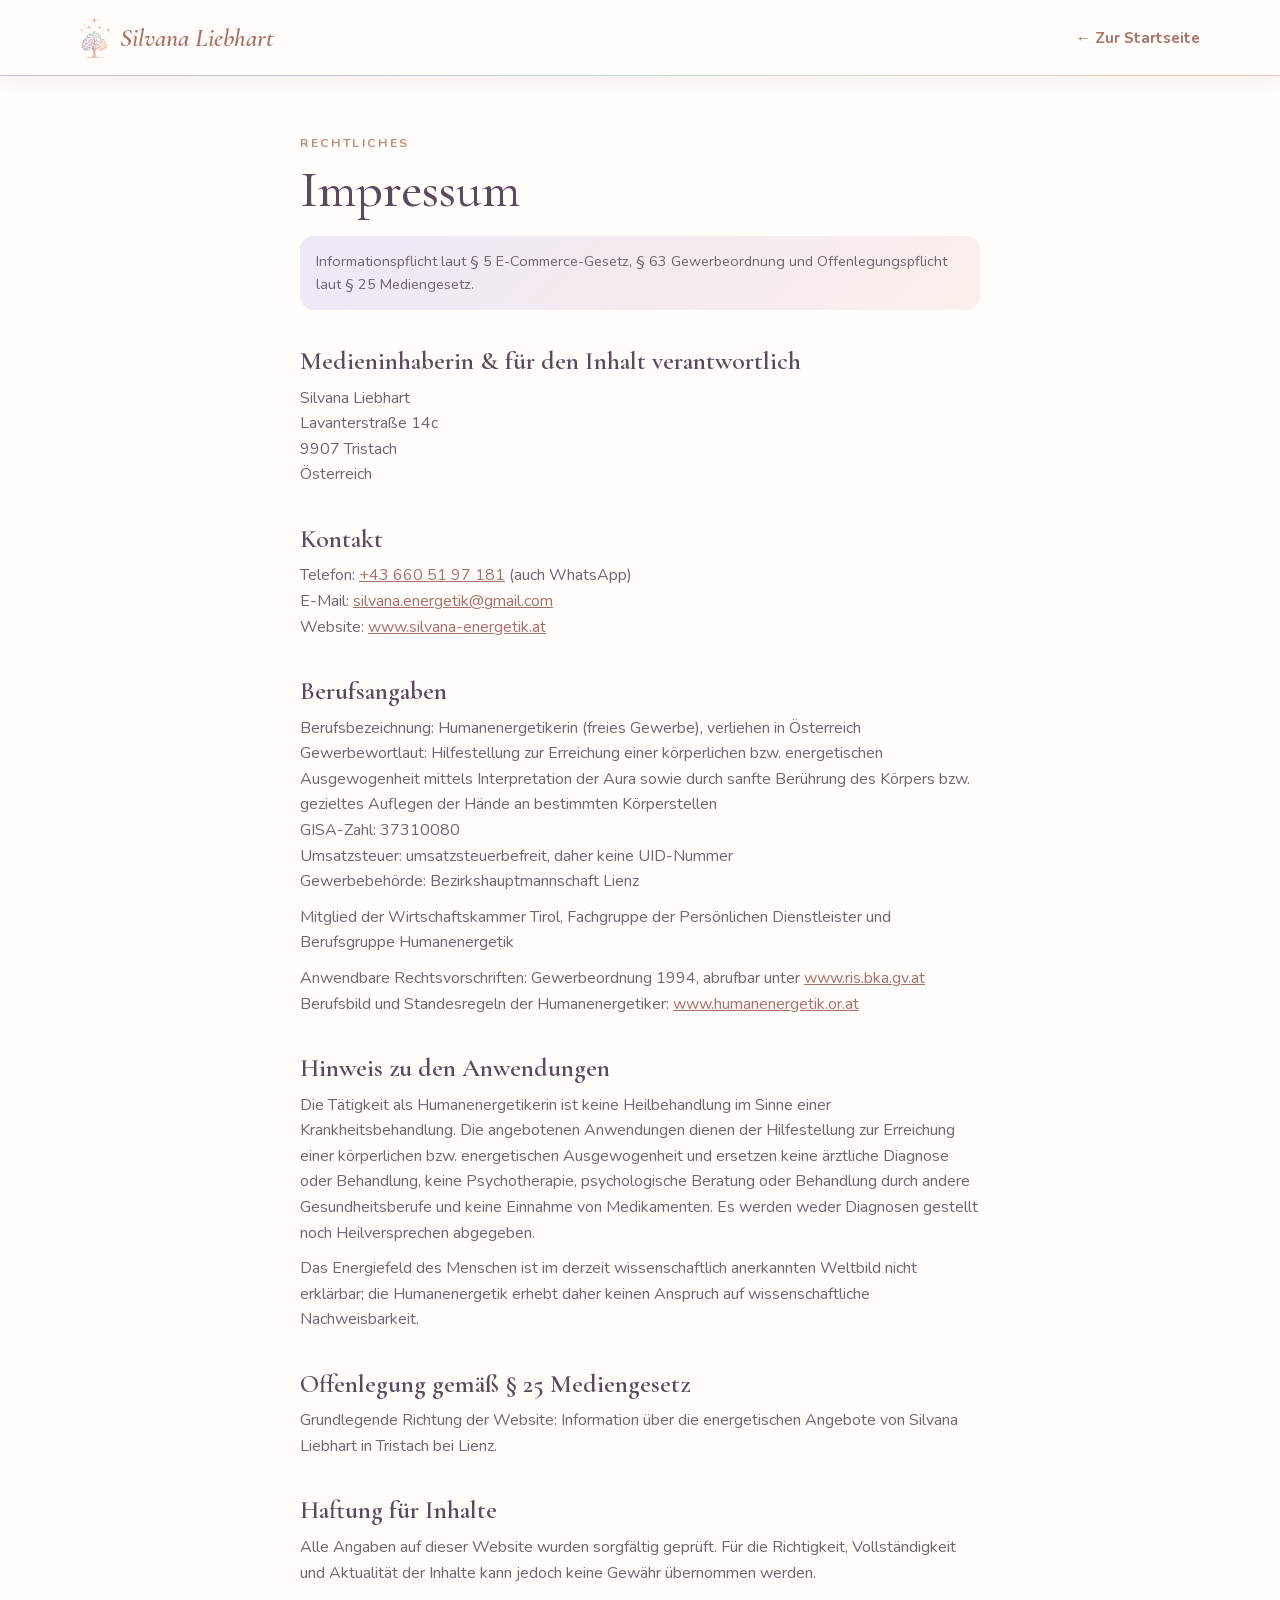
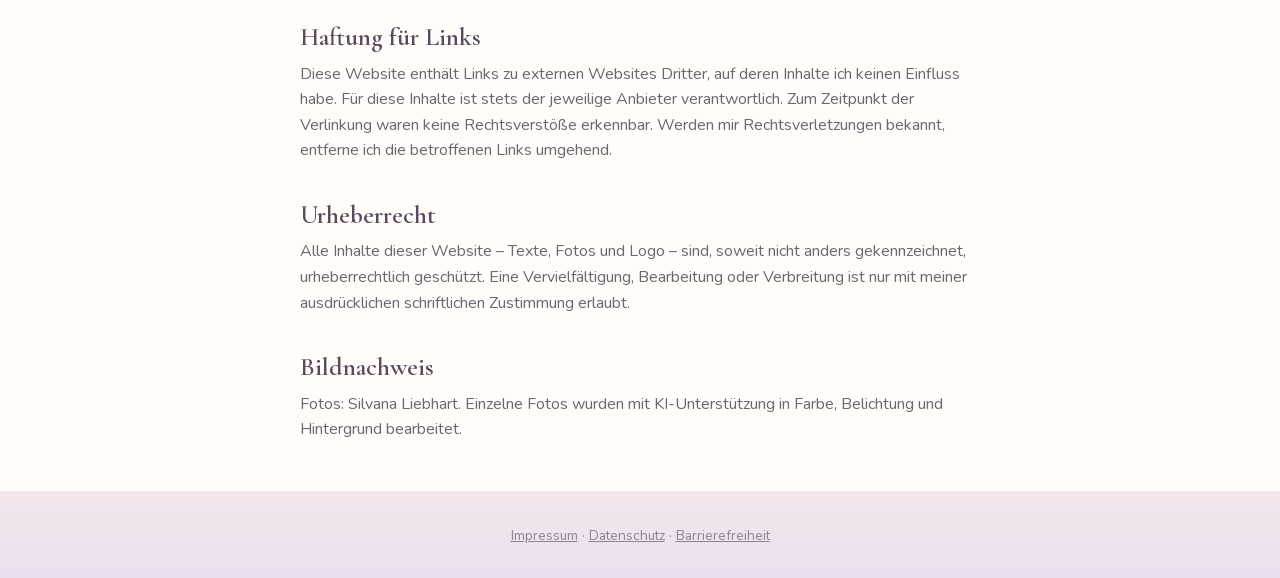
<file: impressum.html>
<!DOCTYPE html>
<html lang="de">
<head>
  <meta charset="utf-8">
  <meta name="viewport" content="width=device-width, initial-scale=1, viewport-fit=cover">
  <title>Impressum – Silvana Liebhart</title>
  <meta name="robots" content="noindex">
  <link rel="icon" type="image/png" sizes="32x32" href="assets/img/favicon-32.png">
  <link rel="apple-touch-icon" href="assets/img/apple-touch-icon.png">
  <link rel="stylesheet" href="css/style.css">
</head>
<body class="legal-page">
  <header class="site-header is-scrolled">
    <div class="site-header__inner">
      <a class="brand" href="index.html">
        <img src="assets/img/logo-baum.png" width="30" height="40" alt="">
        <span>Silvana Liebhart</span>
      </a>
      <a class="legal-back" href="index.html">← Zur Startseite</a>
    </div>
  </header>

  <main class="legal container">
    <p class="eyebrow">Rechtliches</p>
    <h1>Impressum</h1>
    <p class="legal__hint">Informationspflicht laut § 5 E-Commerce-Gesetz, § 63 Gewerbeordnung und Offenlegungspflicht laut § 25 Mediengesetz.</p>

    <h2>Medieninhaberin &amp; für den Inhalt verantwortlich</h2>
    <p>Silvana Liebhart<br>
      Lavanterstraße 14c<br>
      9907 Tristach<br>
      Österreich</p>

    <h2>Kontakt</h2>
    <p>Telefon: <a href="tel:+436605197181">+43 660 51 97 181</a> (auch WhatsApp)<br>
      E-Mail: <a href="mailto:silvana.energetik@gmail.com">silvana.energetik@gmail.com</a><br>
      Website: <a href="https://www.silvana-energetik.at/">www.silvana-energetik.at</a></p>

    <h2>Berufsangaben</h2>
    <p>Berufsbezeichnung: Humanenergetikerin (freies Gewerbe), verliehen in Österreich<br>
      Gewerbewortlaut: Hilfestellung zur Erreichung einer körperlichen bzw. energetischen Ausgewogenheit mittels Interpretation der Aura sowie durch sanfte Berührung des Körpers bzw. gezieltes Auflegen der Hände an bestimmten Körperstellen<br>
      GISA-Zahl: 37310080<br>
      Umsatzsteuer: umsatzsteuerbefreit, daher keine UID-Nummer<br>
      Gewerbebehörde: Bezirkshauptmannschaft Lienz</p>
    <p>Mitglied der Wirtschaftskammer Tirol, Fachgruppe der Persönlichen Dienstleister und Berufsgruppe Humanenergetik</p>
    <p>Anwendbare Rechtsvorschriften: Gewerbeordnung 1994, abrufbar unter <a href="https://www.ris.bka.gv.at" target="_blank" rel="noopener">www.ris.bka.gv.at</a><br>
      Berufsbild und Standesregeln der Humanenergetiker: <a href="https://www.humanenergetik.or.at" target="_blank" rel="noopener">www.humanenergetik.or.at</a></p>

    <h2>Hinweis zu den Anwendungen</h2>
    <p>Die Tätigkeit als Humanenergetikerin ist keine Heilbehandlung im Sinne einer Krankheitsbehandlung. Die angebotenen Anwendungen dienen der Hilfestellung zur Erreichung einer körperlichen bzw. energetischen Ausgewogenheit und ersetzen keine ärztliche Diagnose oder Behandlung, keine Psychotherapie, psychologische Beratung oder Behandlung durch andere Gesundheitsberufe und keine Einnahme von Medikamenten. Es werden weder Diagnosen gestellt noch Heilversprechen abgegeben.</p>
    <p>Das Energiefeld des Menschen ist im derzeit wissenschaftlich anerkannten Weltbild nicht erklärbar; die Humanenergetik erhebt daher keinen Anspruch auf wissenschaftliche Nachweisbarkeit.</p>

    <h2>Offenlegung gemäß § 25 Mediengesetz</h2>
    <p>Grundlegende Richtung der Website: Information über die energetischen Angebote von Silvana Liebhart in Tristach bei Lienz.</p>

    <h2>Haftung für Inhalte</h2>
    <p>Alle Angaben auf dieser Website wurden sorgfältig geprüft. Für die Richtigkeit, Vollständigkeit und Aktualität der Inhalte kann jedoch keine Gewähr übernommen werden.</p>

    <h2>Haftung für Links</h2>
    <p>Diese Website enthält Links zu externen Websites Dritter, auf deren Inhalte ich keinen Einfluss habe. Für diese Inhalte ist stets der jeweilige Anbieter verantwortlich. Zum Zeitpunkt der Verlinkung waren keine Rechtsverstöße erkennbar. Werden mir Rechtsverletzungen bekannt, entferne ich die betroffenen Links umgehend.</p>

    <h2>Urheberrecht</h2>
    <p>Alle Inhalte dieser Website – Texte, Fotos und Logo – sind, soweit nicht anders gekennzeichnet, urheberrechtlich geschützt. Eine Vervielfältigung, Bearbeitung oder Verbreitung ist nur mit meiner ausdrücklichen schriftlichen Zustimmung erlaubt.</p>

    <h2>Bildnachweis</h2>
    <p>Fotos: Silvana Liebhart. Einzelne Fotos wurden mit KI-Unterstützung in Farbe, Belichtung und Hintergrund bearbeitet.</p>
  </main>

  <footer class="site-footer site-footer--legal">
    <p class="site-footer__legal"><a href="impressum.html">Impressum</a> · <a href="datenschutz.html">Datenschutz</a> · <a href="barrierefreiheit.html">Barrierefreiheit</a></p>
  </footer>
</body>
</html>
</file>
<file: css/style.css>
/* ==========================================================================
   Silvana Liebhart – Energetik & mediale Beratung
   Mobile first. Farben und Symbolik abgeleitet vom Logo.
   ========================================================================== */

@font-face {
  font-family: "Cormorant Garamond";
  src: url("../assets/fonts/cormorant-garamond.woff2") format("woff2");
  font-weight: 500 600;
  font-style: normal;
  font-display: swap;
}
@font-face {
  font-family: "Cormorant Garamond";
  src: url("../assets/fonts/cormorant-garamond-italic.woff2") format("woff2");
  font-weight: 500 600;
  font-style: italic;
  font-display: swap;
}
@font-face {
  font-family: "Nunito";
  src: url("../assets/fonts/nunito.woff2") format("woff2");
  font-weight: 400 700;
  font-style: normal;
  font-display: swap;
}

:root {
  --cream: #fffcf9;
  --cream-2: #fcf6f2;
  --blush: #fbedea;
  --lavender-wash: #f6f0f7;

  --rose: #be8a82;
  --rose-dark: #a8706a;
  --rose-light: #e7bcae;
  --lavender: #bca9d8;
  --lavender-dark: #9e86c2;
  --lavender-light: #eee7f6;
  --mint: #a9d8c4;
  --mint-dark: #5fa88b;
  --mint-light: #e3f3ec;
  --peach: #f2c2a6;

  --ink: #5b4a5e;
  --text: #6f6470;
  --muted: #8c8290;
  --line: #eadbdd;

  --grad-rose: linear-gradient(135deg, #e7bcae, #be8a82);
  --grad-lavender: linear-gradient(135deg, #eee7f6, #faefea);
  --grad-mint: linear-gradient(135deg, #e3f3ec, #f1f0f7);
  --grad-spectrum: linear-gradient(90deg, #b9a6d6, #a9d8c4 50%, #f2c2a6);

  --font-serif: "Cormorant Garamond", Georgia, "Times New Roman", serif;
  --font-sans: "Nunito", "Helvetica Neue", Helvetica, Arial, sans-serif;

  --radius: 22px;
  --radius-sm: 14px;
  --shadow: 0 8px 24px rgba(154, 111, 126, 0.13);
  --shadow-sm: 0 4px 14px rgba(154, 111, 126, 0.1);

  --header-h: 64px;
  --gutter: 24px;
  --max: 1160px;
}

/* ---------- Basis ---------- */
*,
*::before,
*::after { box-sizing: border-box; }

html {
  -webkit-text-size-adjust: 100%;
  scroll-behavior: smooth;
  scroll-padding-top: calc(var(--header-h) + 12px);
}

body {
  margin: 0;
  background: var(--cream);
  color: var(--text);
  font-family: var(--font-sans);
  font-size: 1rem;
  line-height: 1.6;
  -webkit-font-smoothing: antialiased;
  overflow-x: hidden;
}
body.menu-open { overflow: hidden; }

img { display: block; max-width: 100%; height: auto; }
a { color: var(--rose-dark); }
h1, h2, h3 {
  margin: 0;
  font-family: var(--font-serif);
  font-weight: 600;
  color: var(--ink);
  line-height: 1.15;
}
h2 { font-size: clamp(2.1rem, 6vw, 2.9rem); font-weight: 500; }
h3 { font-size: 1.55rem; }
p { margin: 0; }

:focus-visible {
  outline: 2px solid var(--rose);
  outline-offset: 3px;
  border-radius: 6px;
}

.sprite { position: absolute; width: 0; height: 0; overflow: hidden; }
.text-rose { color: #d9a497; }
.text-mint { color: var(--mint-dark); }

.skip-link {
  position: absolute;
  left: 12px;
  top: -60px;
  z-index: 100;
  padding: 10px 16px;
  background: var(--ink);
  color: #fff;
  border-radius: 999px;
  text-decoration: none;
}
.skip-link:focus { top: 12px; }

.container {
  width: 100%;
  max-width: var(--max);
  margin-inline: auto;
  padding-inline: var(--gutter);
}

.section { position: relative; padding-block: 64px; }
.section__head { margin-bottom: 28px; }
.section__head .lead { margin-top: 12px; }

.eyebrow {
  margin-bottom: 8px;
  font-size: 0.75rem;
  font-weight: 700;
  letter-spacing: 0.22em;
  text-transform: uppercase;
  color: var(--rose);
}
.lead { font-size: 1.0625rem; }

/* Funkel-Sterne aus dem Logo */
.star { width: 14px; height: 14px; flex: none; }
.star--rose { fill: #e4b39f; }
.star--lav { fill: #c7b6e0; }
.star--mint { fill: #aedcc8; }

/* Wellen-Trenner */
.wave {
  position: absolute;
  left: 0;
  width: 100%;
  height: 24px;
  bottom: -1px;
  fill: var(--cream);
}
.wave--top { top: -23px; bottom: auto; }

/* ---------- Buttons ---------- */
.btn {
  display: inline-flex;
  align-items: center;
  justify-content: center;
  gap: 8px;
  min-height: 52px;
  padding: 0 28px;
  border-radius: 999px;
  font-weight: 700;
  font-size: 1rem;
  text-decoration: none;
  transition: transform 0.2s ease, box-shadow 0.2s ease, background-color 0.2s ease;
}
.btn--primary {
  background: var(--grad-rose);
  color: #fff;
  box-shadow: var(--shadow);
}
.btn--primary:hover { transform: translateY(-2px); box-shadow: 0 12px 28px rgba(154, 111, 126, 0.22); }
.btn--outline {
  background: #fff;
  color: var(--rose-dark);
  border: 1.5px solid #d9b2a8;
}
.btn--outline:hover { background: var(--blush); }
.btn--large { min-width: 250px; min-height: 56px; font-size: 1.05rem; }

/* ---------- Icon-Bubbles ---------- */
.icon-bubble {
  display: inline-grid;
  place-items: center;
  flex: none;
  width: 48px;
  height: 48px;
  border-radius: 50%;
}
.icon-bubble--sm { width: 36px; height: 36px; }
.icon-bubble--white { background: #fff; }
.icon-bubble--lav { background: var(--grad-lavender); color: var(--lavender-dark); }
.icon-bubble--mint { background: var(--grad-mint); color: var(--mint-dark); }
.icon-bubble--rose { background: var(--grad-rose); color: #fff; }
.icon-bubble--peach { background: linear-gradient(135deg, #fdebe0, #f8eaf0); color: #d39a7e; }
.icon-bubble--rose-soft { background: linear-gradient(135deg, #fbe6e3, #f3e9f5); color: var(--rose); }
.icon-bubble--whatsapp { background: linear-gradient(135deg, #8fd0b5, #5fa88b); color: #fff; }
.icon-bubble--lavender { background: var(--lavender); color: #fff; }

/* ==========================================================================
   Header – oben unsichtbar, beim Scrollen kompakte Leiste
   ========================================================================== */
.site-header {
  position: fixed;
  inset: 0 0 auto;
  z-index: 50;
  padding-top: env(safe-area-inset-top);
  transition: background-color 0.3s ease, box-shadow 0.3s ease;
}
.site-header::after {
  content: "";
  position: absolute;
  inset: auto 0 0;
  height: 1.5px;
  background: var(--grad-spectrum);
  opacity: 0;
  transition: opacity 0.3s ease;
}
.site-header__inner {
  display: flex;
  align-items: center;
  gap: 12px;
  height: var(--header-h);
  max-width: var(--max);
  margin-inline: auto;
  padding-inline: 20px;
}

.brand {
  display: flex;
  align-items: center;
  gap: 10px;
  margin-right: auto;
  font-family: var(--font-serif);
  font-size: 1.6rem;
  font-style: italic;
  font-weight: 600;
  color: var(--rose-dark);
  text-decoration: none;
  white-space: nowrap;
}
.brand img { width: 30px; height: 40px; }

.site-header .brand,
.header-call {
  opacity: 0;
  visibility: hidden;
  transform: translateY(-6px);
  transition: opacity 0.3s ease, transform 0.3s ease, visibility 0.3s;
}

.site-header.is-scrolled,
.no-js .site-header {
  background: rgba(255, 252, 249, 0.94);
  -webkit-backdrop-filter: blur(12px);
  backdrop-filter: blur(12px);
  box-shadow: var(--shadow-sm);
}
.site-header.is-scrolled::after,
.no-js .site-header::after { opacity: 0.8; }
.site-header.is-scrolled .brand,
.site-header.is-scrolled .header-call,
.no-js .site-header .brand,
.no-js .site-header .header-call {
  opacity: 1;
  visibility: visible;
  transform: none;
}

.header-call {
  display: grid;
  place-items: center;
  width: 40px;
  height: 40px;
  border-radius: 50%;
  background: var(--grad-rose);
  color: #fff;
}

.menu-toggle,
.menu-close {
  display: grid;
  place-items: center;
  width: 44px;
  height: 44px;
  margin-right: -8px;
  padding: 0;
  border: 0;
  background: none;
  color: var(--ink);
  cursor: pointer;
}
.menu-toggle { gap: 6px; align-content: center; }
.menu-toggle span {
  display: block;
  width: 22px;
  height: 2px;
  border-radius: 2px;
  background: currentColor;
}

.nav-desktop { display: none; }

/* ---------- Menü-Overlay ---------- */
.menu {
  position: fixed;
  inset: 0;
  z-index: 60;
  display: flex;
  flex-direction: column;
  padding: env(safe-area-inset-top) var(--gutter) calc(24px + env(safe-area-inset-bottom));
  overflow-y: auto;
  background:
    radial-gradient(120% 80% at 50% 20%, rgba(255, 244, 236, 0.9), rgba(241, 236, 247, 0.6)),
    var(--cream);
  opacity: 0;
  visibility: hidden;
  transition: opacity 0.3s ease, visibility 0.3s;
}
.menu.is-open { opacity: 1; visibility: visible; }
.menu__top {
  display: flex;
  align-items: center;
  height: var(--header-h);
  margin-inline: -4px;
}
.menu__nav { display: flex; flex-direction: column; margin-top: 28px; }
.menu__nav a {
  display: flex;
  align-items: center;
  gap: 14px;
  padding: 14px 0;
  border-bottom: 1px solid var(--line);
  font-family: var(--font-serif);
  font-size: 2.1rem;
  font-weight: 500;
  color: var(--ink);
  text-decoration: none;
}
.menu__nav a:last-child { border-bottom: 0; }
.menu__actions { display: grid; gap: 14px; margin-top: 32px; }
.menu__address { margin-top: 32px; text-align: center; font-size: 0.875rem; color: var(--muted); }
.menu__tree { margin: 28px auto 0; opacity: 0.5; }

/* ==========================================================================
   Hero
   ========================================================================== */
.hero {
  position: relative;
  overflow: hidden;
  padding: calc(var(--header-h) + env(safe-area-inset-top)) 0 72px;
  background: radial-gradient(130% 90% at 50% 25%, #fff4ec 0%, var(--blush) 50%, #f1ecf7 100%);
  text-align: center;
}
.hero__rays {
  position: absolute;
  inset: 0;
  background: repeating-conic-gradient(
    from 180deg at 50% 12%,
    rgba(255, 255, 255, 0) 0deg 9deg,
    rgba(255, 255, 255, 0.32) 10deg 13deg,
    rgba(255, 255, 255, 0) 14deg 24deg
  );
  -webkit-mask-image: linear-gradient(to bottom, #000 10%, transparent 85%);
  mask-image: linear-gradient(to bottom, #000 10%, transparent 85%);
  pointer-events: none;
}
.hero__inner {
  position: relative;
  display: flex;
  flex-direction: column;
  align-items: center;
  padding-inline: var(--gutter);
}
.hero__logo-wrap { position: relative; width: min(86vw, 460px); }
.hero__logo-wrap::before {
  content: "";
  position: absolute;
  inset: 4%;
  border-radius: 50%;
  background: #fff;
  filter: blur(28px);
  opacity: 0.85;
}
.hero__logo { position: relative; width: 100%; }
.hero__star { position: absolute; }
.hero__star--1 { top: 14%; left: -3%; width: 16px; height: 16px; }
.hero__star--2 { top: 22%; right: -2%; width: 12px; height: 12px; }
.hero__star--3 { bottom: 10%; right: 0; width: 14px; height: 14px; }
.hero__star--4 { bottom: 14%; left: 2%; width: 10px; height: 10px; }

.hero__title {
  margin-top: 28px;
  font-size: clamp(2.6rem, 11vw, 4rem);
  font-weight: 500;
}
.hero__title em { display: block; color: var(--rose-dark); }
.hero__text { max-width: 22em; margin: 18px auto 28px; font-size: 1.0625rem; }
.hero__more {
  margin-top: 22px;
  font-weight: 700;
  font-size: 0.95rem;
  color: var(--rose-dark);
  text-decoration: none;
}

/* ==========================================================================
   Über mich
   ========================================================================== */
.about__grid { display: grid; gap: 24px; }
.about__head h2 { margin-top: 0; }
.about__media { position: relative; }
.about__media img {
  width: 100%;
  aspect-ratio: 1 / 0.9;
  object-fit: cover;
  object-position: 50% 25%;
  border-radius: var(--radius);
  box-shadow: var(--shadow);
}
.about__star { position: absolute; top: -10px; right: -6px; width: 20px; height: 20px; }

.philosophy {
  margin-top: 28px;
  padding: 24px 22px;
  border-radius: 20px;
  background: var(--grad-lavender);
}
.philosophy__head { display: flex; align-items: center; gap: 14px; margin-bottom: 12px; }
.philosophy__head .icon-bubble { width: 36px; height: 36px; }

/* ==========================================================================
   Leistungen
   ========================================================================== */
.services { margin-top: 24px; background: var(--lavender-wash); }
.services .wave--top { fill: var(--lavender-wash); }

.cards { display: grid; gap: 20px; }
.card {
  overflow: hidden;
  border-radius: 20px;
  background: #fff;
  box-shadow: var(--shadow);
}
.card--compact { padding: 22px 22px 18px; }
.card__head { display: flex; align-items: center; gap: 16px; margin-bottom: 14px; }
.card__meta { font-size: 0.85rem; color: var(--muted); }
.card__head h3 + .card__meta { margin-top: 2px; }
.card--compact > p:not(.card__meta) + p { margin-top: 12px; }
.card--compact > .card__link { margin-top: 14px; }

.pill {
  display: inline-flex;
  align-items: center;
  gap: 8px;
  padding: 6px 14px 6px 12px;
  border-radius: 999px;
  background: var(--blush);
  font-size: 0.8rem;
  font-weight: 700;
  color: var(--ink);
}
.pill svg { fill: currentColor; }
.pills {
  display: flex;
  flex-wrap: wrap;
  gap: 8px;
  margin: 14px 0 16px;
  padding: 0;
  list-style: none;
}
.badge {
  position: absolute;
  top: 14px;
  left: 14px;
  display: inline-flex;
  align-items: center;
  gap: 8px;
  padding: 7px 14px 7px 12px;
  border-radius: 999px;
  background: rgba(255, 255, 255, 0.93);
  font-size: 0.8rem;
  font-weight: 700;
  color: var(--ink);
  box-shadow: var(--shadow-sm);
}
.badge svg { fill: currentColor; }
.badge--bottom { top: auto; bottom: 16px; left: 16px; }

.note {
  display: flex;
  gap: 14px;
  margin-top: 18px;
  padding: 16px;
  border-radius: var(--radius-sm);
  background: var(--grad-mint);
}
.note__label {
  font-size: 0.7rem;
  font-weight: 700;
  letter-spacing: 0.14em;
  text-transform: uppercase;
  color: var(--mint-dark);
}
.note__title { font-weight: 700; color: var(--ink); }
.note__text { margin-top: 4px; font-size: 0.875rem; }

.card__more { margin-top: 14px; }
.card__more summary,
.card__link {
  display: inline-flex;
  align-items: center;
  gap: 6px;
  padding: 6px 0;
  font-weight: 700;
  font-size: 0.95rem;
  color: var(--rose-dark);
  text-decoration: none;
  cursor: pointer;
  list-style: none;
}
.card__more summary::-webkit-details-marker { display: none; }
.card__more summary svg,
.card__link svg { transition: transform 0.2s ease; }
.card__more[open] summary svg { transform: rotate(90deg); }
.card__link:hover svg { transform: translateX(3px); }
.card__more p { margin-top: 8px; font-size: 0.95rem; }
.card__details { padding-top: 4px; }
.card__details p + p { margin-top: 10px; }
.card__more .card__tagline {
  font-family: var(--font-serif);
  font-size: 1.35rem;
  font-style: italic;
  font-weight: 500;
  line-height: 1.3;
  color: var(--rose-dark);
}
.ideal {
  margin-top: 16px;
  padding: 14px 16px;
  border-left: 3px solid var(--lavender);
  border-radius: 0 var(--radius-sm) var(--radius-sm) 0;
  background: var(--grad-lavender);
}
.ideal--rose { border-left-color: var(--rose-light); background: linear-gradient(135deg, #fdf0ea, #f8eef3); }
.ideal--mint { border-left-color: var(--mint); background: linear-gradient(135deg, #eef8f3, #f3f1f9); }
.ideal--peach { border-left-color: var(--peach); background: linear-gradient(135deg, #fef3ec, #f6f3ea); }
.ideal .ideal__label {
  margin: 0 0 2px;
  font-size: 0.7rem;
  font-weight: 700;
  letter-spacing: 0.14em;
  text-transform: uppercase;
  color: var(--rose-dark);
}
.ideal p { margin-top: 0; }

.prices {
  margin-top: 18px;
  padding: 12px 16px 4px;
  border: 1px solid rgba(190, 138, 130, 0.28);
  border-radius: var(--radius-sm);
  background: #fff;
}
.card__more .prices__label {
  margin: 0;
  font-size: 0.7rem;
  font-weight: 700;
  letter-spacing: 0.14em;
  text-transform: uppercase;
  color: var(--rose-dark);
}
.prices ul { margin: 2px 0 0; padding: 0; list-style: none; }
.prices li {
  display: flex;
  align-items: baseline;
  justify-content: space-between;
  gap: 16px;
  padding: 10px 0;
  border-top: 1px dashed rgba(190, 138, 130, 0.3);
}
.prices li:first-child { border-top: 0; }
.prices__item { display: flex; flex-direction: column; font-size: 0.95rem; font-weight: 600; color: var(--ink); line-height: 1.35; }
.prices__item small { margin-top: 2px; font-size: 0.82rem; font-weight: 400; color: var(--muted); }
.prices__price {
  font-family: var(--font-serif);
  font-size: 1.4rem;
  font-weight: 600;
  line-height: 1;
  color: var(--rose-dark);
  white-space: nowrap;
}

.disclaimer {
  max-width: 44em;
  margin: 32px auto 0;
  font-size: 0.8rem;
  text-align: center;
  color: var(--muted);
}

/* ==========================================================================
   Einblicke (Galerie)
   ========================================================================== */
.gallery__track {
  display: flex;
  gap: 12px;
  overflow-x: auto;
  --track-pad: max(var(--gutter), calc((100% - var(--max)) / 2 + var(--gutter)));
  scroll-snap-type: x mandatory;
  scroll-padding-inline: var(--track-pad);
  padding: 4px var(--track-pad) 20px;
  scrollbar-width: none;
  overscroll-behavior-x: contain;
}
.gallery__carousel { position: relative; }
.gallery__nav {
  position: absolute;
  top: calc(50% - 10px);
  z-index: 2;
  display: grid;
  place-items: center;
  width: 44px;
  height: 44px;
  border: 0;
  border-radius: 50%;
  background: rgba(255, 255, 255, 0.92);
  color: var(--rose-dark);
  box-shadow: var(--shadow);
  cursor: pointer;
  transform: translateY(-50%);
  transition: opacity 0.2s ease, background-color 0.2s ease;
}
.gallery__nav:hover { background: #fff; }
.gallery__nav--prev { left: 10px; }
.gallery__nav--prev svg { transform: rotate(180deg); }
.gallery__nav--next { right: 10px; }
.gallery__track::-webkit-scrollbar { display: none; }
.gallery__item {
  flex: 0 0 auto;
  width: 40vw;
  max-width: 240px;
  padding: 0;
  border: 0;
  border-radius: 16px;
  overflow: hidden;
  background: #eee;
  box-shadow: var(--shadow);
  scroll-snap-align: start;
  cursor: zoom-in;
}
.gallery__item img {
  width: 100%;
  aspect-ratio: 3 / 4;
  object-fit: cover;
  transition: transform 0.4s ease;
}
.gallery__item:hover img { transform: scale(1.04); }

.gallery__dots { display: flex; justify-content: center; gap: 2px; }
.gallery__dots button {
  display: grid;
  place-items: center;
  width: 22px;
  height: 22px;
  padding: 0;
  border: 0;
  background: none;
  cursor: pointer;
}
.gallery__dots button::before {
  content: "";
  width: 6px;
  height: 6px;
  border-radius: 3px;
  background: #e2cfd4;
  transition: width 0.25s ease, background-color 0.25s ease;
}
.gallery__dots button.is-active::before { width: 18px; background: var(--rose); }

.lightbox {
  width: min(92vw, 900px);
  max-height: 90vh;
  padding: 0;
  border: 0;
  border-radius: var(--radius);
  background: transparent;
  overflow: visible;
}
.lightbox::backdrop { background: rgba(91, 74, 94, 0.75); backdrop-filter: blur(4px); }
.lightbox img { max-height: 86vh; width: auto; margin-inline: auto; border-radius: var(--radius); }
.lightbox__close {
  position: absolute;
  top: -14px;
  right: -6px;
  display: grid;
  place-items: center;
  width: 44px;
  height: 44px;
  border: 0;
  border-radius: 50%;
  background: #fff;
  color: var(--ink);
  box-shadow: var(--shadow);
  cursor: pointer;
}

/* ==========================================================================
   Zitat
   ========================================================================== */
.quote {
  position: relative;
  padding: 64px var(--gutter);
  background: radial-gradient(130% 120% at 50% 30%, #fff4ec, var(--blush) 50%, #f1ecf7);
  text-align: center;
}
.quote figure { margin: 0 auto; max-width: 30rem; }
.quote blockquote {
  margin: 0;
  font-family: var(--font-serif);
  font-size: clamp(1.75rem, 6.5vw, 2.4rem);
  font-style: italic;
  font-weight: 500;
  line-height: 1.25;
  color: var(--ink);
}
.quote blockquote::before {
  content: "\201C";
  display: block;
  height: 0.6em;
  font-size: 3.2em;
  line-height: 1;
  color: #e4b39f;
}
.quote__star { position: absolute; }
.quote__star--1 { top: 32px; left: 12%; }
.quote__star--2 { bottom: 36px; right: 14%; width: 12px; height: 12px; }

/* ==========================================================================
   Termin / Kontakt
   ========================================================================== */
.contact__grid { display: grid; gap: 24px; }
.contact__intro .lead { margin-top: 12px; }
.contact__media { position: relative; margin-top: 28px; }
.contact__media img {
  width: 100%;
  aspect-ratio: 4 / 3;
  object-fit: cover;
  border-radius: var(--radius);
  box-shadow: var(--shadow);
}

.contact__cards { display: grid; gap: 16px; align-content: end; }
.contact-card {
  display: flex;
  align-items: center;
  gap: 16px;
  padding: 18px 20px;
  border-radius: 20px;
  background: #fff;
  box-shadow: var(--shadow);
  color: inherit;
  text-decoration: none;
  transition: transform 0.2s ease;
}
a.contact-card:hover { transform: translateY(-2px); }
.contact-card__text { display: grid; min-width: 0; font-style: normal; }
.contact-card__label { font-size: 0.85rem; color: var(--muted); }
.contact-card__value {
  font-size: 1.1rem;
  font-weight: 700;
  color: var(--ink);
  overflow-wrap: anywhere;
}
.contact-card__chevron { margin-left: auto; font-size: 1.4rem; color: var(--rose); }
.contact-card--address {
  align-items: flex-start;
  background: var(--grad-mint);
  box-shadow: none;
}
.contact-card--address strong { color: var(--ink); }
.contact-card--address span { font-size: 0.9rem; color: var(--muted); }
.contact-card--address .card__link { margin-top: 4px; font-size: 0.9rem; }

/* ==========================================================================
   Footer
   ========================================================================== */
.site-footer {
  position: relative;
  margin-top: 48px;
  padding: 40px 0 calc(32px + env(safe-area-inset-bottom));
  background: linear-gradient(#f3e7ec, #eadfef);
  text-align: center;
}
.site-footer .wave--top { fill: #f3e7ec; }
.site-footer__inner { display: flex; flex-direction: column; align-items: center; }
.site-footer__name {
  margin-top: 12px;
  font-family: var(--font-serif);
  font-size: 1.9rem;
  font-style: italic;
  font-weight: 600;
  color: var(--rose-dark);
}
.site-footer__claim {
  font-size: 0.7rem;
  font-weight: 700;
  letter-spacing: 0.2em;
  text-transform: uppercase;
  color: var(--muted);
}
.site-footer__line {
  width: 120px;
  height: 2px;
  margin: 18px 0;
  border-radius: 1px;
  background: var(--grad-spectrum);
}
.site-footer__nav { display: flex; gap: 18px; }
.site-footer__nav a { color: var(--ink); text-decoration: none; font-size: 0.95rem; }
.site-footer__legal { margin-top: 10px; font-size: 0.85rem; color: var(--muted); }
.site-footer__legal a { color: var(--muted); }

/* ==========================================================================
   Impressum & Datenschutz
   ========================================================================== */
.legal-page { background: var(--cream); }
.legal-back {
  font-weight: 700;
  font-size: 0.95rem;
  color: var(--rose-dark);
  text-decoration: none;
}
.legal {
  max-width: 760px;
  padding-top: calc(var(--header-h) + env(safe-area-inset-top) + 48px);
  padding-bottom: 48px;
}
.legal h1 { font-size: clamp(2.4rem, 8vw, 3.2rem); font-weight: 500; }
.legal h2 { margin-top: 36px; font-size: 1.6rem; font-weight: 600; }
.legal p { margin-top: 10px; }
.legal ul { margin: 10px 0 0; padding-left: 1.2em; }
.legal li { margin-top: 6px; }
.legal__hint {
  margin-top: 16px !important;
  padding: 14px 16px;
  border-radius: var(--radius-sm);
  background: var(--grad-lavender);
  font-size: 0.9rem;
}
.site-footer--legal { margin-top: 0; padding-top: 24px; }

/* ==========================================================================
   Scroll-Animationen (nur mit JS und ohne reduzierte Bewegung)
   ========================================================================== */
@media (prefers-reduced-motion: no-preference) {
  .js .reveal {
    opacity: 0;
    transform: translateY(18px);
    transition: opacity 0.7s ease, transform 0.7s ease;
  }
  .js .reveal.is-visible { opacity: 1; transform: none; }
}
@media (prefers-reduced-motion: reduce) {
  html { scroll-behavior: auto; }
  *, *::before, *::after { transition-duration: 0.01ms !important; animation-duration: 0.01ms !important; }
}

/* ==========================================================================
   Tablet
   ========================================================================== */
@media (min-width: 720px) {
  :root { --gutter: 40px; }
  .section { padding-block: 88px; }
  .cards { grid-template-columns: repeat(2, 1fr); align-items: start; }
  .cards > :last-child { grid-column: 1 / -1; }
  .gallery__item { width: 30vw; }
  .contact__cards { grid-template-columns: 1fr 1fr; }
  .contact-card--address { grid-column: 1 / -1; }
}

/* ==========================================================================
   Desktop
   ========================================================================== */
@media (min-width: 960px) {
  :root { --header-h: 76px; }

  .menu-toggle,
  .header-call { display: none; }
  .nav-desktop {
    display: flex;
    align-items: center;
    gap: 28px;
  }
  .nav-desktop a {
    font-weight: 700;
    font-size: 0.95rem;
    color: var(--ink);
    text-decoration: none;
  }
  .nav-desktop a:hover { color: var(--rose-dark); }
  .nav-desktop__cta {
    padding: 10px 20px;
    border-radius: 999px;
    background: var(--grad-rose);
    color: #fff !important;
    box-shadow: var(--shadow-sm);
  }

  .hero { padding-bottom: 96px; }
  .hero__text { max-width: 28em; }
  .hero__title em { display: inline; }

  .about__grid {
    grid-template-columns: minmax(0, 5fr) minmax(0, 6fr);
    grid-template-areas: "media head" "media content";
    grid-template-rows: auto 1fr;
    column-gap: 64px;
    row-gap: 20px;
    align-items: start;
  }
  .about__head { grid-area: head; }
  .about__content { grid-area: content; }
  .about__media { grid-area: media; position: sticky; top: calc(var(--header-h) + 32px); }
  .about__media img { aspect-ratio: 4 / 5; }

  .gallery__track { gap: 20px; }
  .gallery__item {
    width: calc((min(100vw, var(--max)) - 2 * var(--gutter) - 40px) / 3);
    max-width: none;
  }
  .gallery__item img { aspect-ratio: 4 / 3; }
  .gallery__nav--prev { left: max(12px, calc((100vw - var(--max)) / 2 - 8px)); }
  .gallery__nav--next { right: max(12px, calc((100vw - var(--max)) / 2 - 8px)); }

  .contact__grid {
    grid-template-columns: 1fr 1fr;
    gap: 56px;
    align-items: end;
  }
  .contact__cards { grid-template-columns: 1fr; }
}

@media (min-width: 1100px) {
  .cards { grid-template-columns: repeat(6, 1fr); }
  .cards > .card { grid-column: span 2; }
  .cards > .card:nth-child(n + 4) { grid-column: span 3; }
}
</file>
